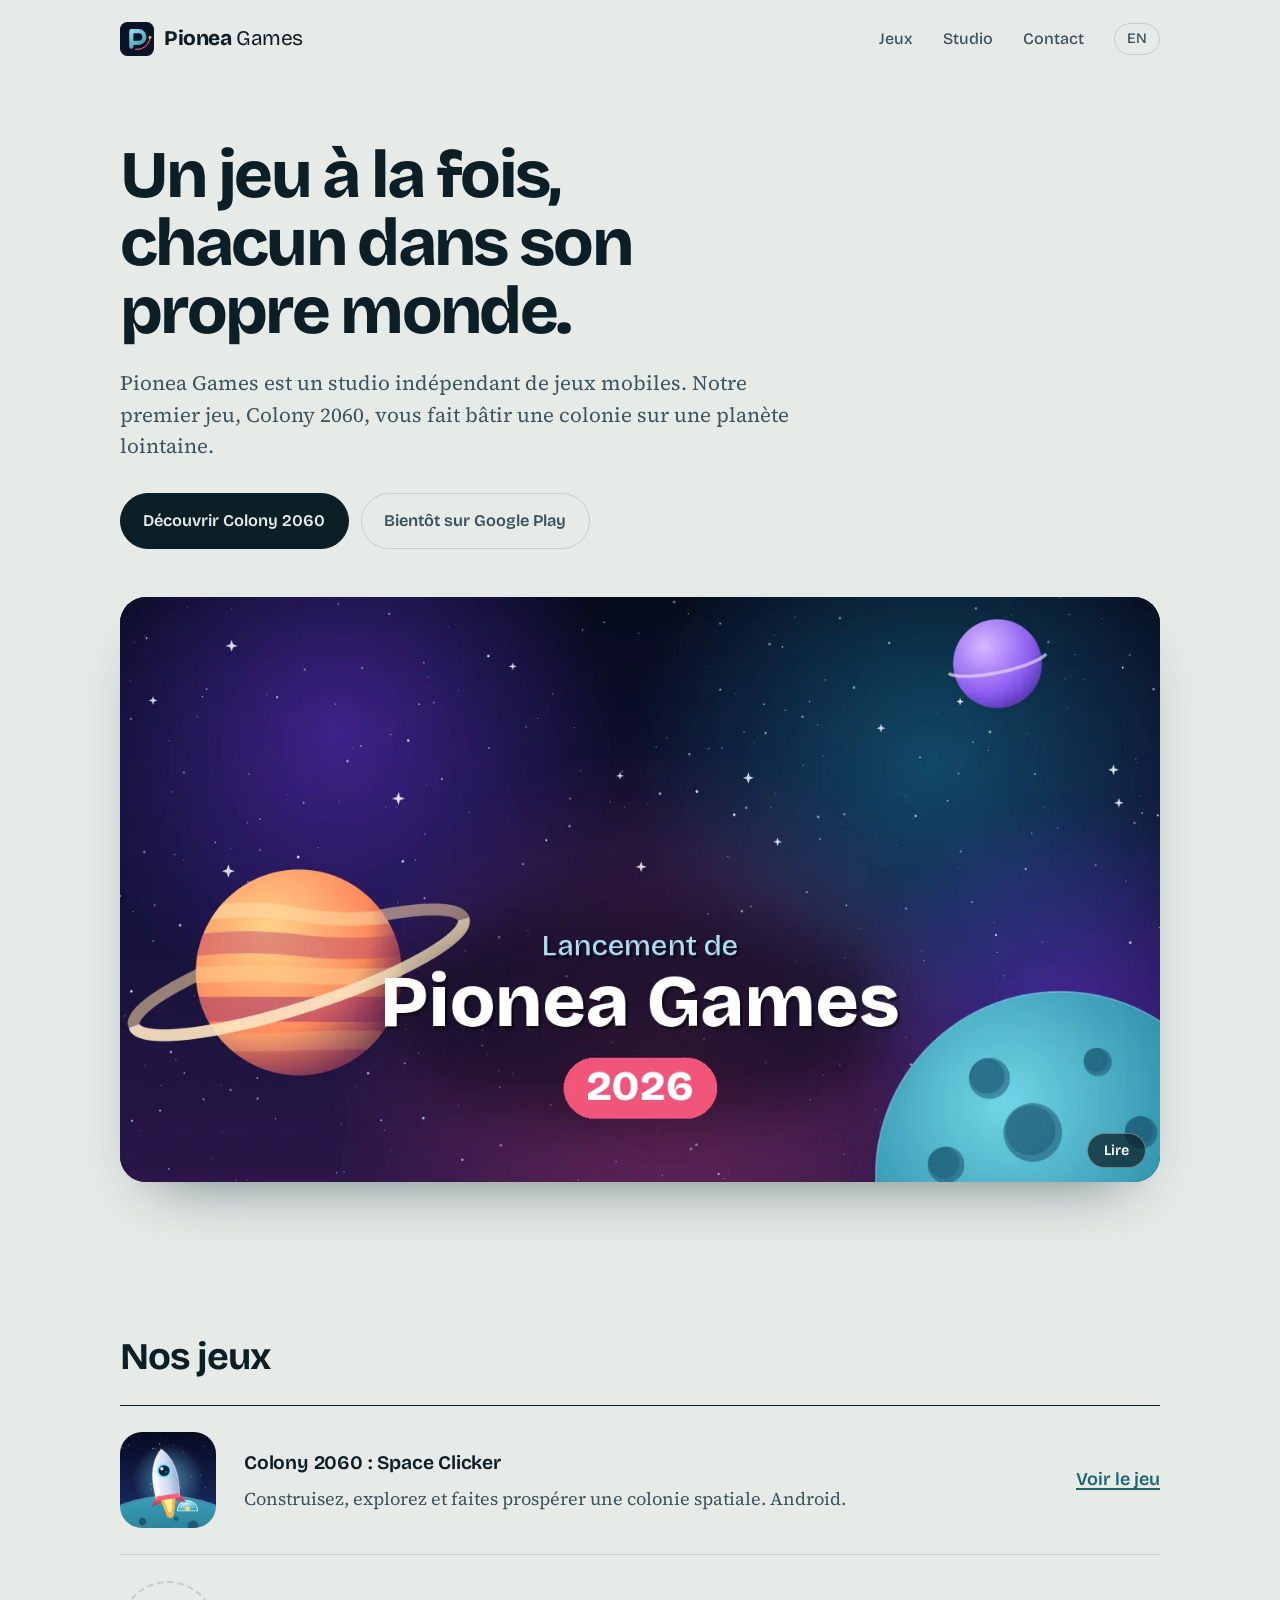
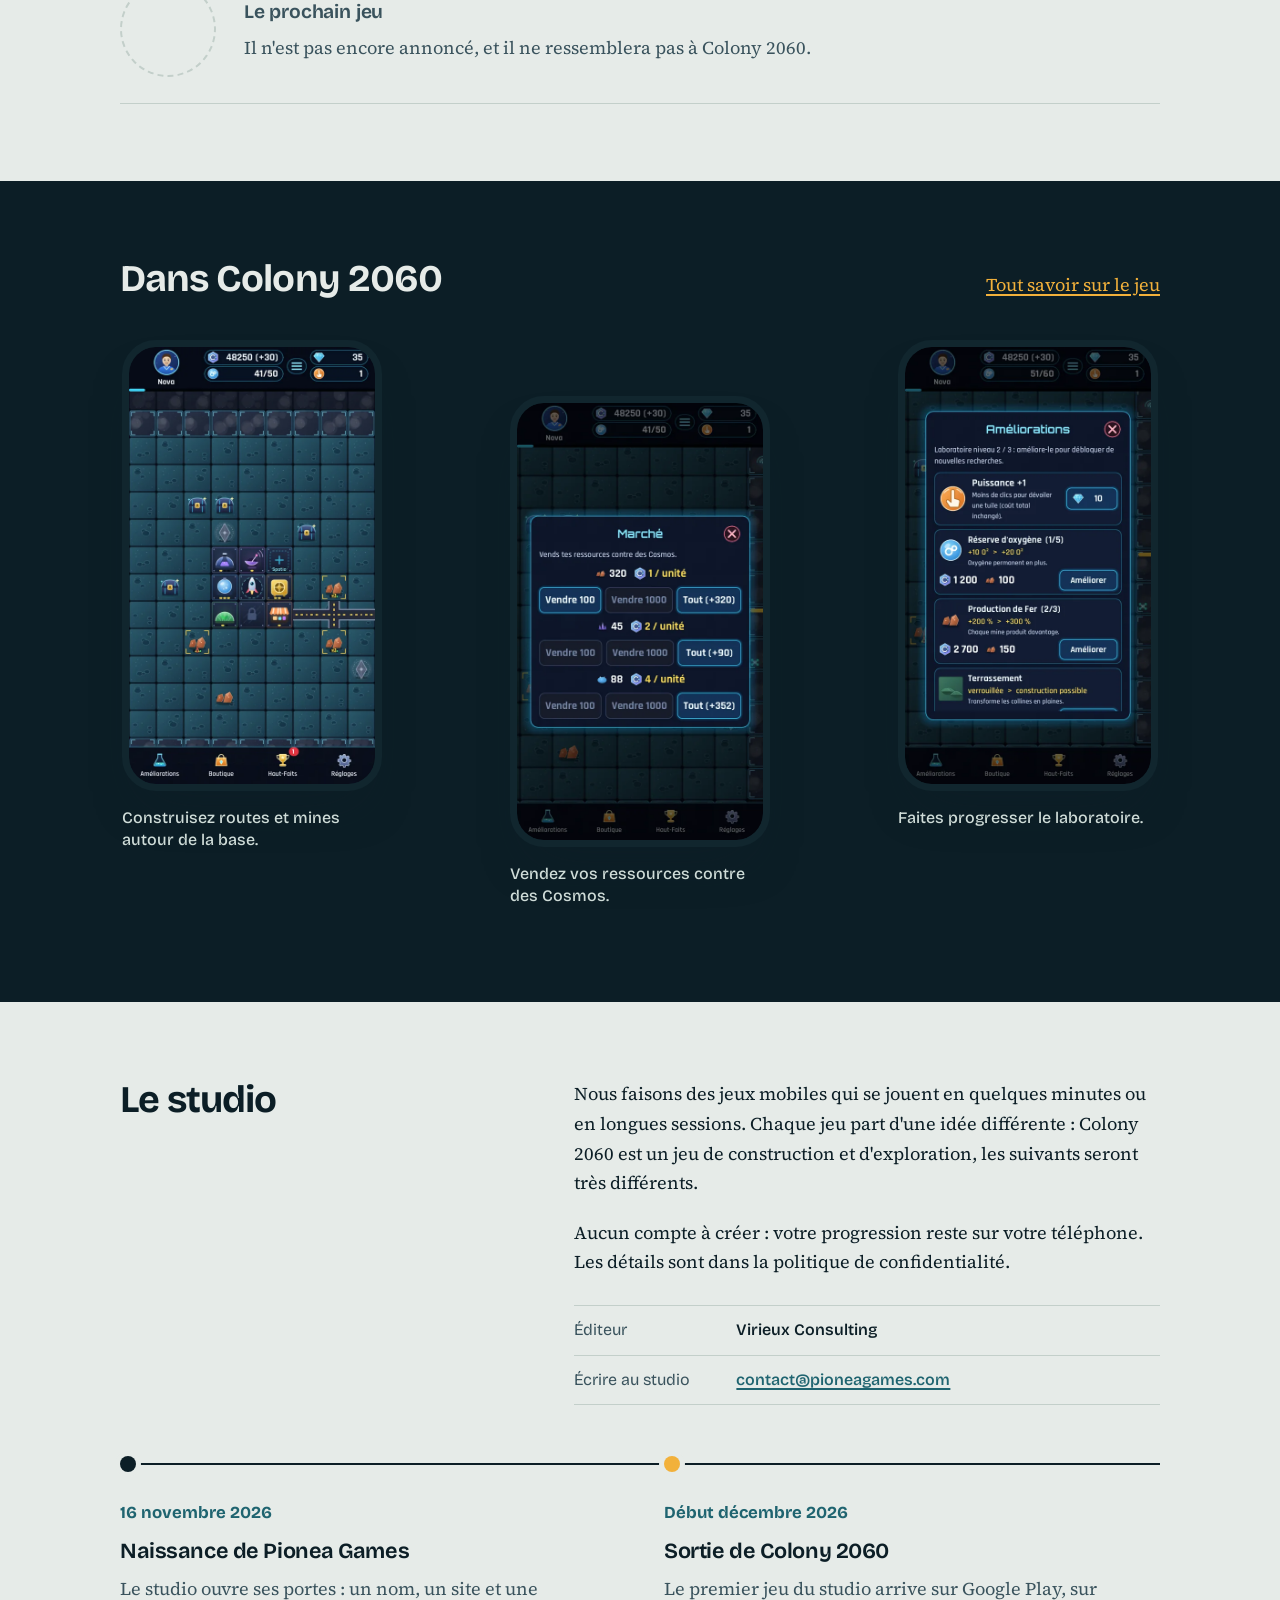
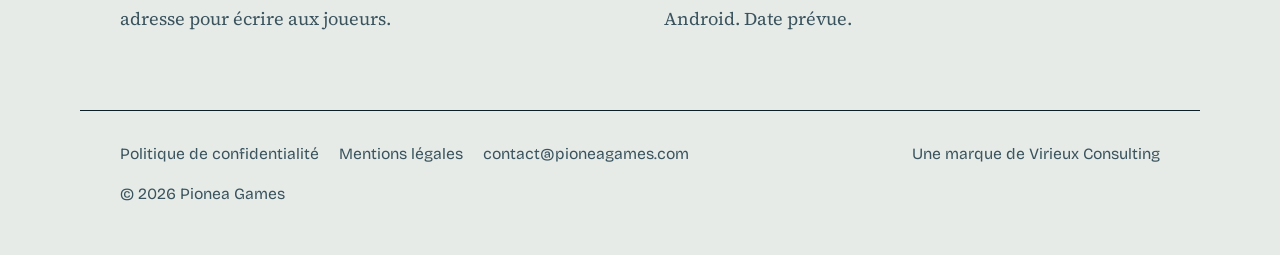
<file: index.html>
<!DOCTYPE html>
<html lang="fr">
<head>
<meta charset="utf-8">
<meta name="viewport" content="width=device-width,initial-scale=1">
<title>Pionea Games – Jeux mobiles indépendants</title>
<meta name="description" content="Pionea Games, studio indépendant de jeux mobiles édité par Virieux Consulting.">
<meta name="theme-color" content="#E6EBE8">
<link rel="canonical" href="https://pioneagames.com/">
<link rel="alternate" hreflang="fr" href="https://pioneagames.com/">
<link rel="alternate" hreflang="en" href="https://pioneagames.com/en/">
<meta property="og:title" content="Pionea Games – Jeux mobiles indépendants">
<meta property="og:description" content="Pionea Games, studio indépendant de jeux mobiles édité par Virieux Consulting.">
<meta property="og:type" content="website">
<meta property="og:url" content="https://pioneagames.com/">
<link rel="preload" href="/assets/fonts/bricolage.woff2" as="font" type="font/woff2" crossorigin>
<link rel="stylesheet" href="/style.css">
<link rel="icon" href="/favicon.svg" type="image/svg+xml">
</head>
<body>
<a class="skip" href="#main">Aller au contenu</a>
<header class="wrap top">
<a class="brand" href="/" aria-label="Pionea Games"><svg class="mark" viewBox="0 0 512 512" aria-hidden="true"><defs><linearGradient id="pg" gradientUnits="userSpaceOnUse" x1="140" y1="100" x2="400" y2="420"><stop offset="0" stop-color="#9ae7f9"/><stop offset="1" stop-color="#2a86a3"/></linearGradient></defs><rect width="512" height="512" rx="112" fill="#0b1226"/><path d="M171 372V138H280a88 88 0 0 1 0 176H171" fill="none" stroke="url(#pg)" stroke-width="62" stroke-linecap="round" stroke-linejoin="round"/><path d="M232 410C330 424 430 360 452 240" fill="none" stroke="#f2557b" stroke-width="16" stroke-linecap="round"/><circle cx="452" cy="232" r="22" fill="#ffb547"/></svg><span><b>Pionea</b> Games</span></a>
<nav aria-label="Navigation">
<a href="/#jeux">Jeux</a>
<a href="/#studio">Studio</a>
<a href="/contact.html">Contact</a>
<a class="lang" href="/en/" hreflang="en" lang="en">EN</a>
</nav>
</header>
<main id="main">

<div class="wrap">
<div class="hero1">
<h1 class="big">Un jeu à la fois, chacun dans son propre monde.</h1>
<p class="lead">Pionea Games est un studio indépendant de jeux mobiles. Notre premier jeu, Colony 2060, vous fait bâtir une colonie sur une planète lointaine.</p>
<div class="btns"><a class="btn" href="/colony-2060.html">Découvrir Colony 2060</a><span class="btn soon">Bientôt sur Google Play</span></div>
</div>
<figure class="film">
<video id="film" autoplay muted loop playsinline preload="metadata" poster="/assets/video/pionea-lancement-poster.webp" width="1280" height="720" aria-label="Film de lancement de Pionea Games">
<source src="/assets/video/pionea-lancement.mp4" type="video/mp4">
</video>
<button class="film-btn" id="film-btn" type="button" aria-pressed="false">Mettre en pause</button>
</figure>
<script>
(function(){var v=document.getElementById("film"),b=document.getElementById("film-btn");if(!v||!b)return;
var P="Mettre en pause",L="Lire";
function sync(){b.textContent=v.paused?L:P;b.setAttribute("aria-pressed",v.paused?"true":"false")}
if(window.matchMedia&&matchMedia("(prefers-reduced-motion: reduce)").matches){v.removeAttribute("autoplay");v.pause()}
b.addEventListener("click",function(){v.paused?v.play():v.pause()});
v.addEventListener("play",sync);v.addEventListener("pause",sync);sync()})();
</script>
</div>

<div class="wrap">
<section id="jeux">
<div class="head"><h2>Nos jeux</h2></div>
<div class="rows">
<div class="row">
<img class="ico" src="/assets/img/colony2060-icon.png" width="96" height="96" alt="" loading="lazy">
<div><h3>Colony 2060 : Space Clicker</h3><p>Construisez, explorez et faites prospérer une colonie spatiale. Android.</p></div>
<a class="go" href="/colony-2060.html">Voir le jeu</a>
</div>
<div class="row next">
<span class="disc" aria-hidden="true"></span>
<div><h3>Le prochain jeu</h3><p>Il n'est pas encore annoncé, et il ne ressemblera pas à Colony 2060.</p></div>
</div>
</div>
</section>
</div>

<div class="band">
<section class="wrap" style="padding-block:clamp(44px,6vw,84px)">
<div class="head"><h2>Dans Colony 2060</h2><a href="/colony-2060.html">Tout savoir sur le jeu</a></div>
<div class="shots">
<figure class="item"><figure class="phone "><img src="/assets/img/map.webp" width="540" height="960" alt="Colony 2060 : la base, les routes et les gisements vus d'en haut" loading=lazy decoding="async"></figure><figcaption>Construisez routes et mines autour de la base.</figcaption></figure><figure class="item"><figure class="phone "><img src="/assets/img/market.webp" width="540" height="960" alt="Colony 2060 : le marché où vendre ses ressources" loading=lazy decoding="async"></figure><figcaption>Vendez vos ressources contre des Cosmos.</figcaption></figure><figure class="item"><figure class="phone "><img src="/assets/img/upg.webp" width="540" height="960" alt="Colony 2060 : le laboratoire d'améliorations" loading=lazy decoding="async"></figure><figcaption>Faites progresser le laboratoire.</figcaption></figure>
</div>
</section>
</div>

<div class="wrap">
<section id="studio" class="studio">
<h2>Le studio</h2>
<div>
<p>Nous faisons des jeux mobiles qui se jouent en quelques minutes ou en longues sessions. Chaque jeu part d'une idée différente : Colony 2060 est un jeu de construction et d'exploration, les suivants seront très différents.</p>
<p>Aucun compte à créer : votre progression reste sur votre téléphone. Les détails sont dans la politique de confidentialité.</p>
<dl class="facts">
<div><dt>Éditeur</dt><dd>Virieux Consulting</dd></div>
<div><dt>Écrire au studio</dt><dd><a href="mailto:contact@pioneagames.com">contact@pioneagames.com</a></dd></div>
</dl>
</div>
<ol class="timeline" aria-label="Chronologie du studio">
<li><time datetime="2026-11-16">16 novembre 2026</time>
<h3>Naissance de Pionea Games</h3>
<p>Le studio ouvre ses portes : un nom, un site et une adresse pour écrire aux joueurs.</p></li>
<li class="soon"><time datetime="2026-12">Début décembre 2026</time>
<h3>Sortie de Colony 2060</h3>
<p>Le premier jeu du studio arrive sur Google Play, sur Android. Date prévue.</p></li>
</ol>
</section>
</div>
</main>
<footer class="wrap">
<div class="cols">
<div><a href="/confidentialite.html">Politique de confidentialité</a><a href="/mentions-legales.html">Mentions légales</a><a href="mailto:contact@pioneagames.com">contact@pioneagames.com</a></div>
<div>Une marque de Virieux Consulting</div>
</div>
<p>© 2026 Pionea Games</p>
</footer>
</body>
</html>
</file>
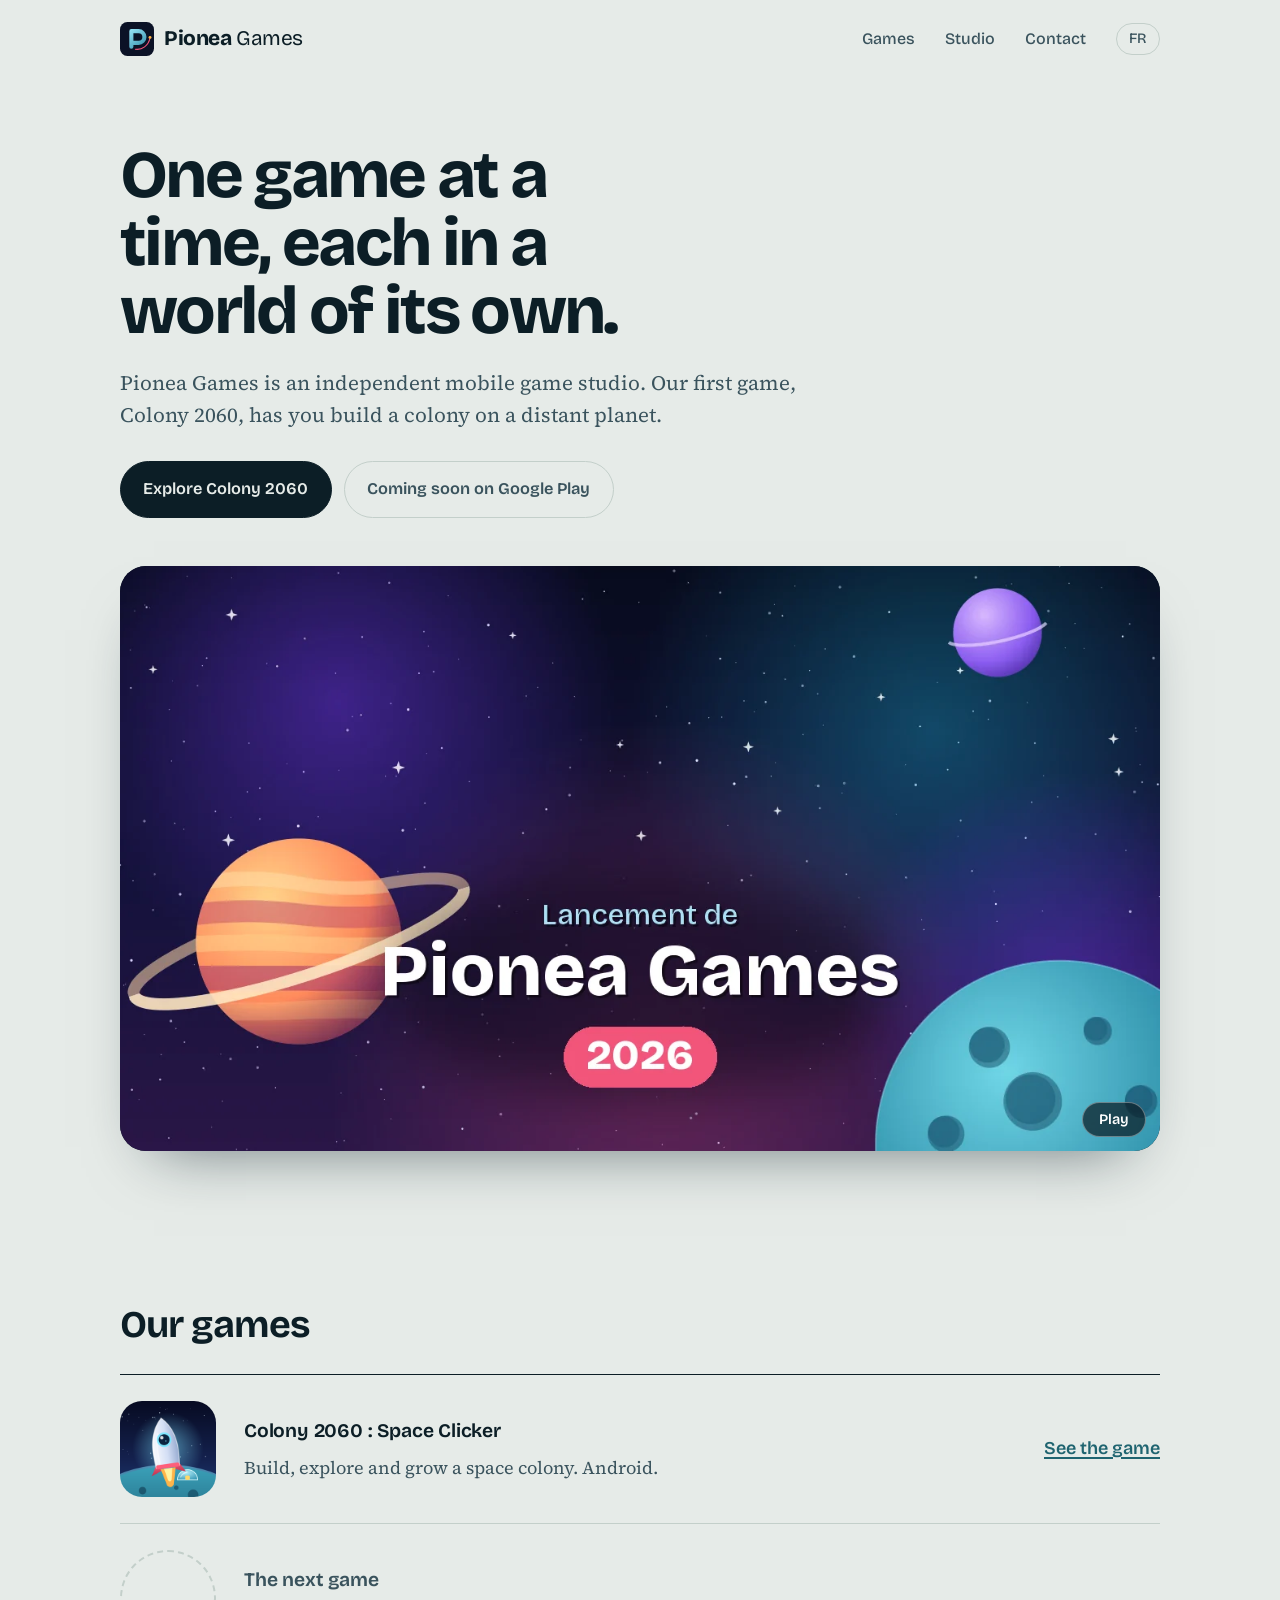
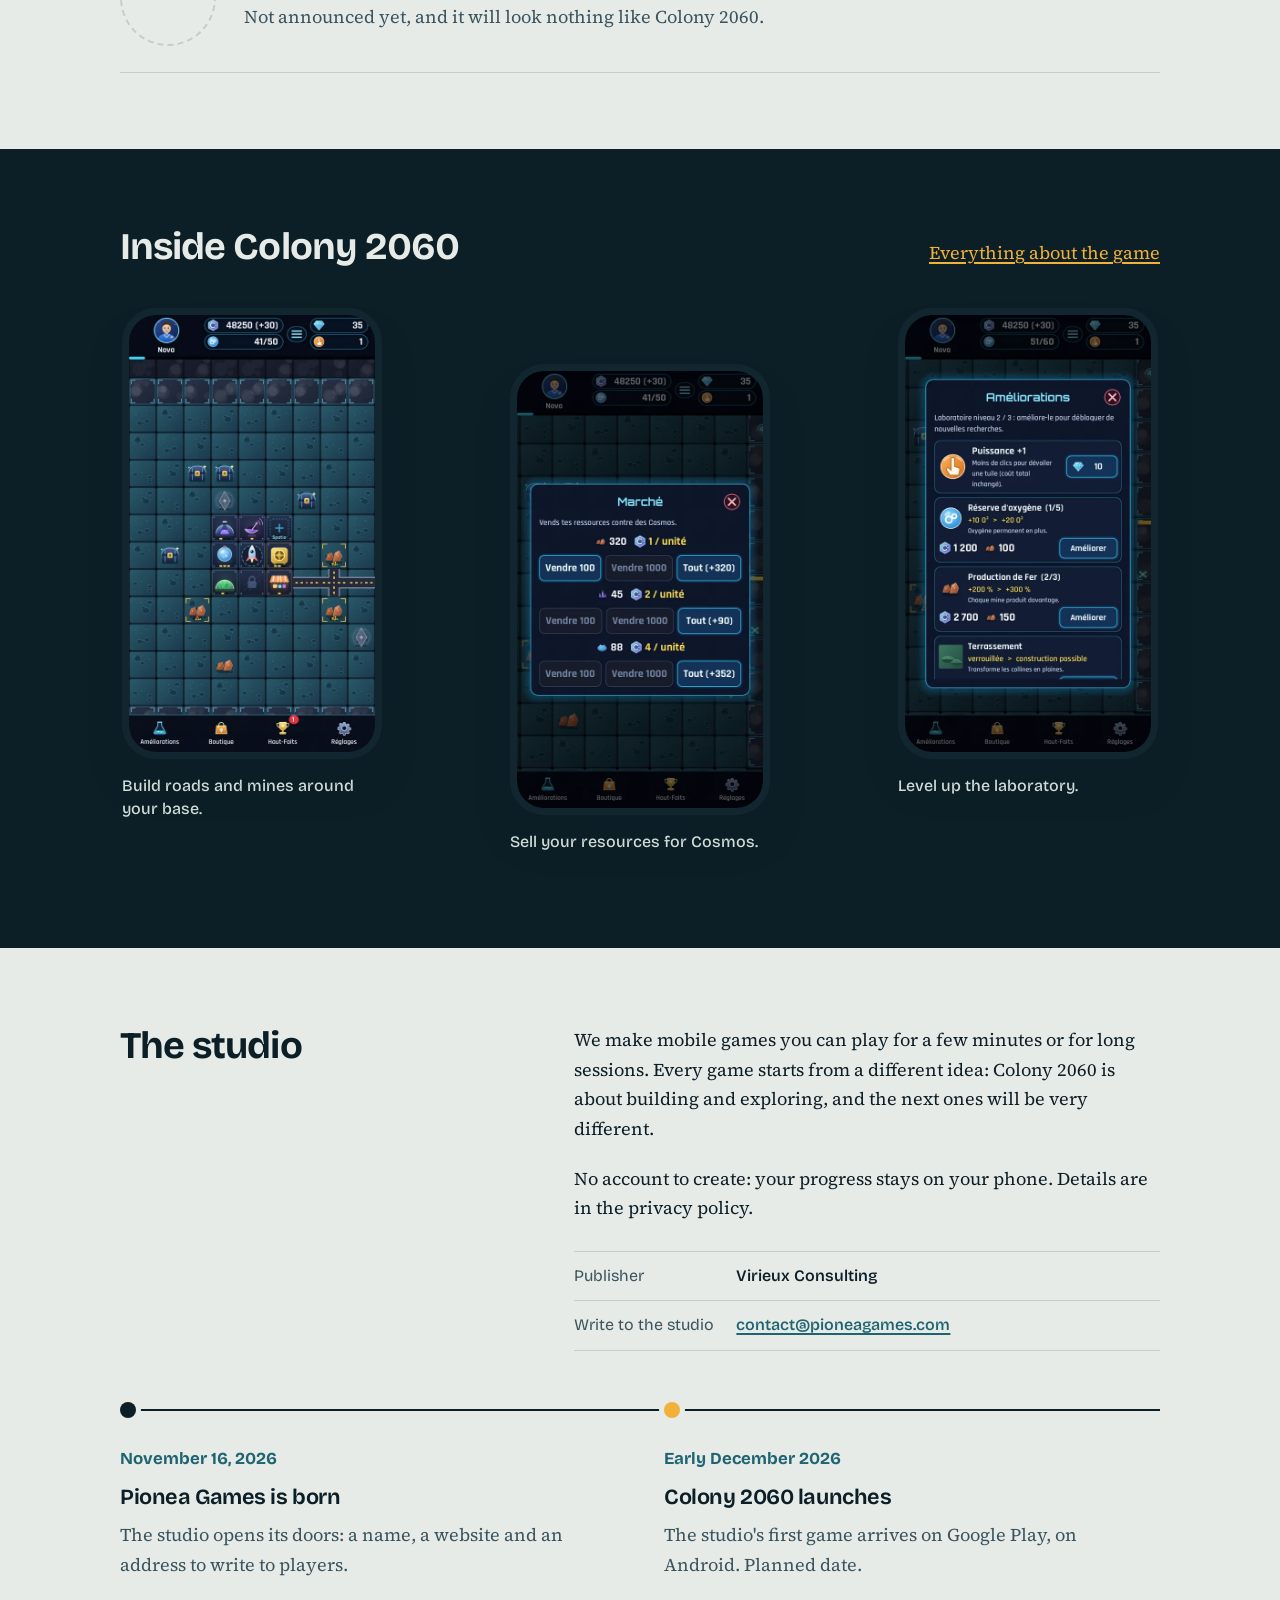
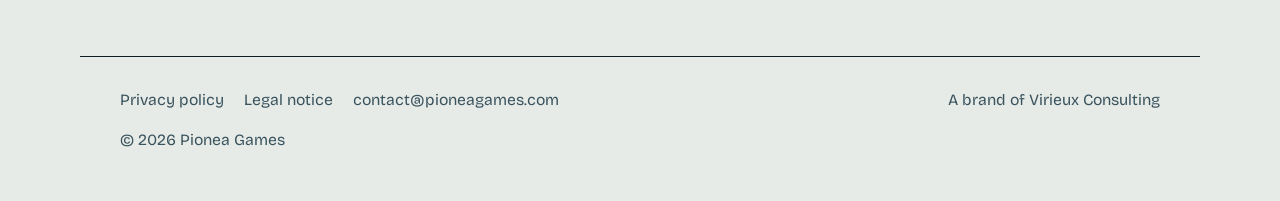
<file: en/index.html>
<!DOCTYPE html>
<html lang="en">
<head>
<meta charset="utf-8">
<meta name="viewport" content="width=device-width,initial-scale=1">
<title>Pionea Games – Independent mobile games</title>
<meta name="description" content="Pionea Games, an independent mobile game studio published by Virieux Consulting.">
<meta name="theme-color" content="#E6EBE8">
<link rel="canonical" href="https://pioneagames.com/en/">
<link rel="alternate" hreflang="en" href="https://pioneagames.com/en/">
<link rel="alternate" hreflang="fr" href="https://pioneagames.com/">
<meta property="og:title" content="Pionea Games – Independent mobile games">
<meta property="og:description" content="Pionea Games, an independent mobile game studio published by Virieux Consulting.">
<meta property="og:type" content="website">
<meta property="og:url" content="https://pioneagames.com/en/">
<link rel="preload" href="/assets/fonts/bricolage.woff2" as="font" type="font/woff2" crossorigin>
<link rel="stylesheet" href="/style.css">
<link rel="icon" href="/favicon.svg" type="image/svg+xml">
</head>
<body>
<a class="skip" href="#main">Skip to content</a>
<header class="wrap top">
<a class="brand" href="/en/" aria-label="Pionea Games"><svg class="mark" viewBox="0 0 512 512" aria-hidden="true"><defs><linearGradient id="pg" gradientUnits="userSpaceOnUse" x1="140" y1="100" x2="400" y2="420"><stop offset="0" stop-color="#9ae7f9"/><stop offset="1" stop-color="#2a86a3"/></linearGradient></defs><rect width="512" height="512" rx="112" fill="#0b1226"/><path d="M171 372V138H280a88 88 0 0 1 0 176H171" fill="none" stroke="url(#pg)" stroke-width="62" stroke-linecap="round" stroke-linejoin="round"/><path d="M232 410C330 424 430 360 452 240" fill="none" stroke="#f2557b" stroke-width="16" stroke-linecap="round"/><circle cx="452" cy="232" r="22" fill="#ffb547"/></svg><span><b>Pionea</b> Games</span></a>
<nav aria-label="Navigation">
<a href="/en/#jeux">Games</a>
<a href="/en/#studio">Studio</a>
<a href="/en/contact.html">Contact</a>
<a class="lang" href="/" hreflang="fr" lang="fr">FR</a>
</nav>
</header>
<main id="main">

<div class="wrap">
<div class="hero1">
<h1 class="big">One game at a time, each in a world of its own.</h1>
<p class="lead">Pionea Games is an independent mobile game studio. Our first game, Colony 2060, has you build a colony on a distant planet.</p>
<div class="btns"><a class="btn" href="/en/colony-2060.html">Explore Colony 2060</a><span class="btn soon">Coming soon on Google Play</span></div>
</div>
<figure class="film">
<video id="film" autoplay muted loop playsinline preload="metadata" poster="/assets/video/pionea-lancement-poster.webp" width="1280" height="720" aria-label="Pionea Games launch film">
<source src="/assets/video/pionea-lancement.mp4" type="video/mp4">
</video>
<button class="film-btn" id="film-btn" type="button" aria-pressed="false">Pause</button>
</figure>
<script>
(function(){var v=document.getElementById("film"),b=document.getElementById("film-btn");if(!v||!b)return;
var P="Pause",L="Play";
function sync(){b.textContent=v.paused?L:P;b.setAttribute("aria-pressed",v.paused?"true":"false")}
if(window.matchMedia&&matchMedia("(prefers-reduced-motion: reduce)").matches){v.removeAttribute("autoplay");v.pause()}
b.addEventListener("click",function(){v.paused?v.play():v.pause()});
v.addEventListener("play",sync);v.addEventListener("pause",sync);sync()})();
</script>
</div>

<div class="wrap">
<section id="jeux">
<div class="head"><h2>Our games</h2></div>
<div class="rows">
<div class="row">
<img class="ico" src="/assets/img/colony2060-icon.png" width="96" height="96" alt="" loading="lazy">
<div><h3>Colony 2060 : Space Clicker</h3><p>Build, explore and grow a space colony. Android.</p></div>
<a class="go" href="/en/colony-2060.html">See the game</a>
</div>
<div class="row next">
<span class="disc" aria-hidden="true"></span>
<div><h3>The next game</h3><p>Not announced yet, and it will look nothing like Colony 2060.</p></div>
</div>
</div>
</section>
</div>

<div class="band">
<section class="wrap" style="padding-block:clamp(44px,6vw,84px)">
<div class="head"><h2>Inside Colony 2060</h2><a href="/en/colony-2060.html">Everything about the game</a></div>
<div class="shots">
<figure class="item"><figure class="phone "><img src="/assets/img/map.webp" width="540" height="960" alt="Colony 2060: the base, roads and deposits seen from above" loading=lazy decoding="async"></figure><figcaption>Build roads and mines around your base.</figcaption></figure><figure class="item"><figure class="phone "><img src="/assets/img/market.webp" width="540" height="960" alt="Colony 2060: the market where you sell resources" loading=lazy decoding="async"></figure><figcaption>Sell your resources for Cosmos.</figcaption></figure><figure class="item"><figure class="phone "><img src="/assets/img/upg.webp" width="540" height="960" alt="Colony 2060: the upgrades laboratory" loading=lazy decoding="async"></figure><figcaption>Level up the laboratory.</figcaption></figure>
</div>
</section>
</div>

<div class="wrap">
<section id="studio" class="studio">
<h2>The studio</h2>
<div>
<p>We make mobile games you can play for a few minutes or for long sessions. Every game starts from a different idea: Colony 2060 is about building and exploring, and the next ones will be very different.</p>
<p>No account to create: your progress stays on your phone. Details are in the privacy policy.</p>
<dl class="facts">
<div><dt>Publisher</dt><dd>Virieux Consulting</dd></div>
<div><dt>Write to the studio</dt><dd><a href="mailto:contact@pioneagames.com">contact@pioneagames.com</a></dd></div>
</dl>
</div>
<ol class="timeline" aria-label="Studio timeline">
<li><time datetime="2026-11-16">November 16, 2026</time>
<h3>Pionea Games is born</h3>
<p>The studio opens its doors: a name, a website and an address to write to players.</p></li>
<li class="soon"><time datetime="2026-12">Early December 2026</time>
<h3>Colony 2060 launches</h3>
<p>The studio's first game arrives on Google Play, on Android. Planned date.</p></li>
</ol>
</section>
</div>
</main>
<footer class="wrap">
<div class="cols">
<div><a href="/en/privacy.html">Privacy policy</a><a href="/en/legal.html">Legal notice</a><a href="mailto:contact@pioneagames.com">contact@pioneagames.com</a></div>
<div>A brand of Virieux Consulting</div>
</div>
<p>© 2026 Pionea Games</p>
</footer>
</body>
</html>
</file>
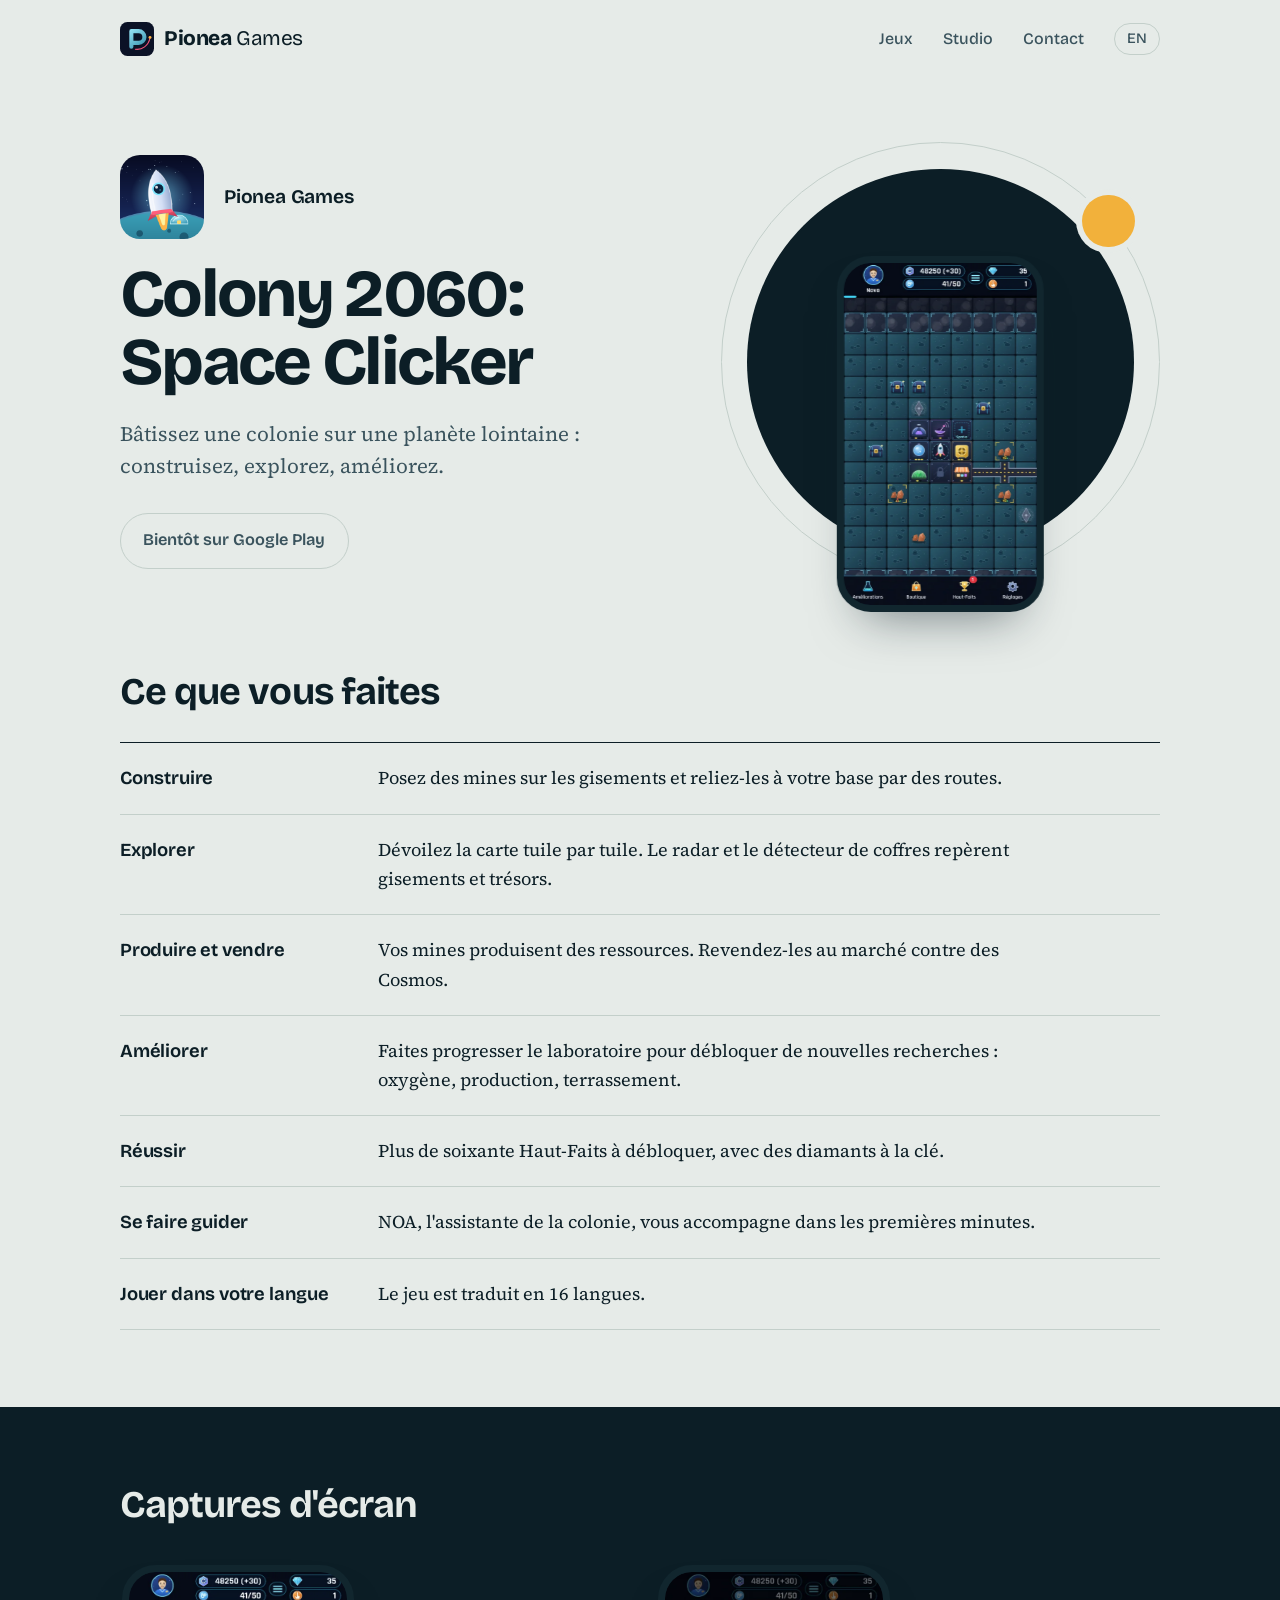
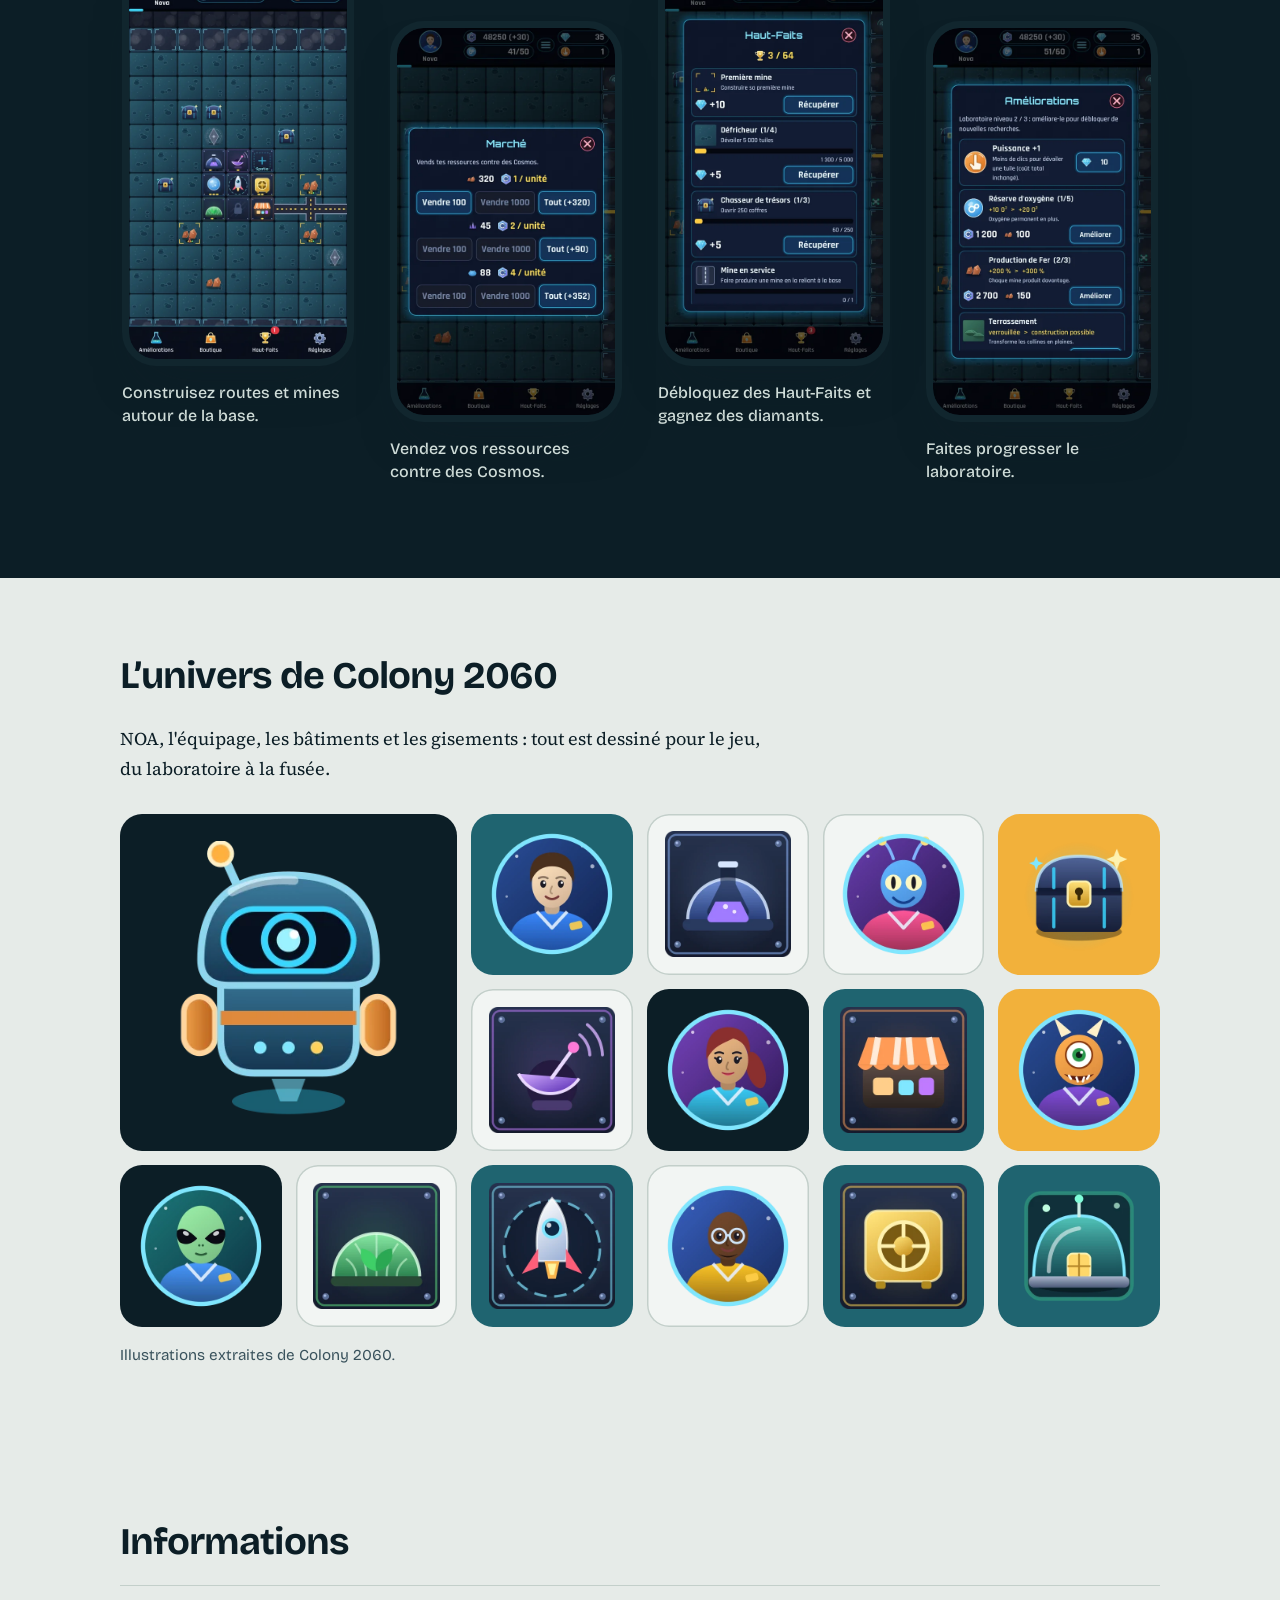
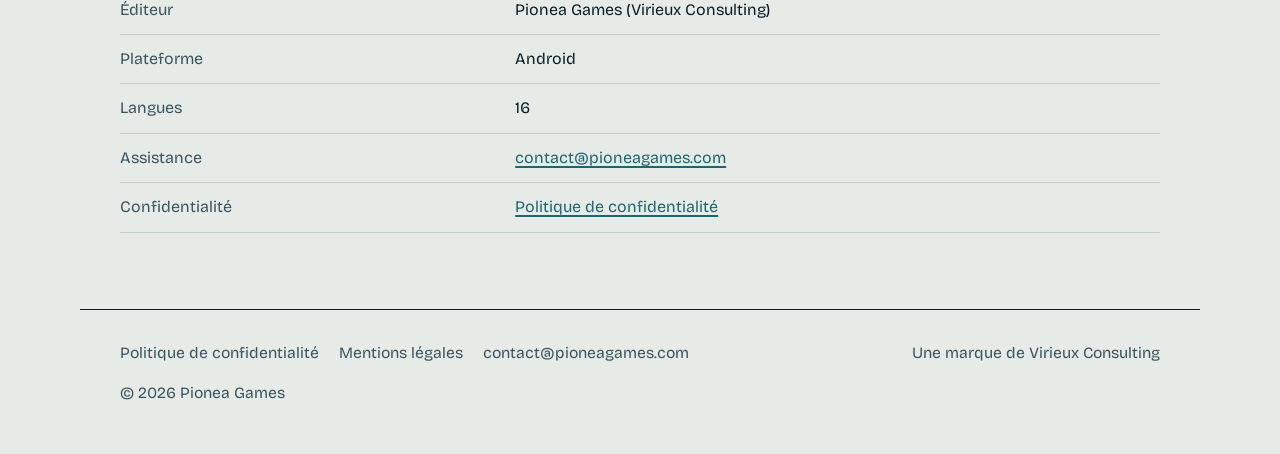
<file: colony-2060.html>
<!DOCTYPE html>
<html lang="fr">
<head>
<meta charset="utf-8">
<meta name="viewport" content="width=device-width,initial-scale=1">
<title>Colony 2060: Space Clicker – Pionea Games</title>
<meta name="description" content="Colony 2060 : Space Clicker, jeu mobile de colonisation spatiale par Pionea Games.">
<meta name="theme-color" content="#E6EBE8">
<link rel="canonical" href="https://pioneagames.com/colony-2060.html">
<link rel="alternate" hreflang="fr" href="https://pioneagames.com/colony-2060.html">
<link rel="alternate" hreflang="en" href="https://pioneagames.com/en/colony-2060.html">
<meta property="og:title" content="Colony 2060: Space Clicker – Pionea Games">
<meta property="og:description" content="Colony 2060 : Space Clicker, jeu mobile de colonisation spatiale par Pionea Games.">
<meta property="og:type" content="website">
<meta property="og:url" content="https://pioneagames.com/colony-2060.html">
<link rel="preload" href="/assets/fonts/bricolage.woff2" as="font" type="font/woff2" crossorigin>
<link rel="stylesheet" href="/style.css">
<link rel="icon" href="/favicon.svg" type="image/svg+xml">
</head>
<body>
<a class="skip" href="#main">Aller au contenu</a>
<header class="wrap top">
<a class="brand" href="/" aria-label="Pionea Games"><svg class="mark" viewBox="0 0 512 512" aria-hidden="true"><defs><linearGradient id="pg" gradientUnits="userSpaceOnUse" x1="140" y1="100" x2="400" y2="420"><stop offset="0" stop-color="#9ae7f9"/><stop offset="1" stop-color="#2a86a3"/></linearGradient></defs><rect width="512" height="512" rx="112" fill="#0b1226"/><path d="M171 372V138H280a88 88 0 0 1 0 176H171" fill="none" stroke="url(#pg)" stroke-width="62" stroke-linecap="round" stroke-linejoin="round"/><path d="M232 410C330 424 430 360 452 240" fill="none" stroke="#f2557b" stroke-width="16" stroke-linecap="round"/><circle cx="452" cy="232" r="22" fill="#ffb547"/></svg><span><b>Pionea</b> Games</span></a>
<nav aria-label="Navigation">
<a href="/#jeux">Jeux</a>
<a href="/#studio">Studio</a>
<a href="/contact.html">Contact</a>
<a class="lang" href="/en/colony-2060.html" hreflang="en" lang="en">EN</a>
</nav>
</header>
<main id="main">

<div class="wrap">
<div class="hero">
<div>
<div class="gamehead"><img src="/assets/img/colony2060-icon.png" width="84" height="84" alt=""><h3>Pionea Games</h3></div>
<h1 class="big" style="max-width:11ch">Colony 2060: Space Clicker</h1>
<p class="lead">Bâtissez une colonie sur une planète lointaine : construisez, explorez, améliorez.</p>
<div class="btns"><span class="btn soon">Bientôt sur Google Play</span></div>
</div>
<div class="world">
<span class="planet"></span><span class="orbit"></span><span class="moon"></span>
<figure class="phone "><img src="/assets/img/map.webp" width="540" height="960" alt="Colony 2060 : la base, les routes et les gisements vus d'en haut" decoding="async"></figure>
</div>
</div>

<section style="padding-top:0">
<h2>Ce que vous faites</h2>
<dl class="defs"><div><dt>Construire</dt><dd>Posez des mines sur les gisements et reliez-les à votre base par des routes.</dd></div><div><dt>Explorer</dt><dd>Dévoilez la carte tuile par tuile. Le radar et le détecteur de coffres repèrent gisements et trésors.</dd></div><div><dt>Produire et vendre</dt><dd>Vos mines produisent des ressources. Revendez-les au marché contre des Cosmos.</dd></div><div><dt>Améliorer</dt><dd>Faites progresser le laboratoire pour débloquer de nouvelles recherches : oxygène, production, terrassement.</dd></div><div><dt>Réussir</dt><dd>Plus de soixante Haut-Faits à débloquer, avec des diamants à la clé.</dd></div><div><dt>Se faire guider</dt><dd>NOA, l'assistante de la colonie, vous accompagne dans les premières minutes.</dd></div><div><dt>Jouer dans votre langue</dt><dd>Le jeu est traduit en 16 langues.</dd></div></dl>
</section>
</div>

<div class="band">
<section class="wrap" style="padding-block:clamp(44px,6vw,84px)">
<h2>Captures d'écran</h2>
<div class="shots">
<figure class="item"><figure class="phone "><img src="/assets/img/map.webp" width="540" height="960" alt="Colony 2060 : la base, les routes et les gisements vus d'en haut" loading=lazy decoding="async"></figure><figcaption>Construisez routes et mines autour de la base.</figcaption></figure><figure class="item"><figure class="phone "><img src="/assets/img/market.webp" width="540" height="960" alt="Colony 2060 : le marché où vendre ses ressources" loading=lazy decoding="async"></figure><figcaption>Vendez vos ressources contre des Cosmos.</figcaption></figure><figure class="item"><figure class="phone "><img src="/assets/img/ach.webp" width="540" height="960" alt="Colony 2060 : la liste des Haut-Faits" loading=lazy decoding="async"></figure><figcaption>Débloquez des Haut-Faits et gagnez des diamants.</figcaption></figure><figure class="item"><figure class="phone "><img src="/assets/img/upg.webp" width="540" height="960" alt="Colony 2060 : le laboratoire d'améliorations" loading=lazy decoding="async"></figure><figcaption>Faites progresser le laboratoire.</figcaption></figure>
</div>
</section>
</div>

<div class="wrap">
<section aria-labelledby="univers">
<div class="head"><h2 id="univers">L’univers de Colony 2060</h2></div>
<p style="max-width:36em;margin:0">NOA, l'équipage, les bâtiments et les gisements : tout est dessiné pour le jeu, du laboratoire à la fusée.</p>
<div class="mosaic">
<div class="tile big"><img src="/assets/art/noa.webp" width="320" height="320" alt="NOA, l’assistante de la colonie" loading="lazy" decoding="async"></div>
<div class="tile t2"><img src="/assets/art/avatar_0.webp" width="320" height="320" alt="" loading="lazy" decoding="async"></div><div class="tile t3"><img src="/assets/art/b_lab.webp" width="320" height="320" alt="" loading="lazy" decoding="async"></div><div class="tile t3"><img src="/assets/art/avatar_9.webp" width="320" height="320" alt="" loading="lazy" decoding="async"></div><div class="tile t4"><img src="/assets/art/chest.webp" width="320" height="320" alt="" loading="lazy" decoding="async"></div><div class="tile t3"><img src="/assets/art/b_radar.webp" width="320" height="320" alt="" loading="lazy" decoding="async"></div><div class="tile t1"><img src="/assets/art/avatar_5.webp" width="320" height="320" alt="" loading="lazy" decoding="async"></div><div class="tile t2"><img src="/assets/art/b_market.webp" width="320" height="320" alt="" loading="lazy" decoding="async"></div><div class="tile t4"><img src="/assets/art/avatar_11.webp" width="320" height="320" alt="" loading="lazy" decoding="async"></div><div class="tile t1"><img src="/assets/art/avatar_8.webp" width="320" height="320" alt="" loading="lazy" decoding="async"></div><div class="tile t3"><img src="/assets/art/b_greenhouse.webp" width="320" height="320" alt="" loading="lazy" decoding="async"></div><div class="tile t2"><img src="/assets/art/rocket.webp" width="320" height="320" alt="" loading="lazy" decoding="async"></div><div class="tile t3"><img src="/assets/art/avatar_3.webp" width="320" height="320" alt="" loading="lazy" decoding="async"></div><div class="tile t2"><img src="/assets/art/b_bank.webp" width="320" height="320" alt="" loading="lazy" decoding="async"></div><div class="tile t2"><img src="/assets/art/camp.webp" width="320" height="320" alt="" loading="lazy" decoding="async"></div>
</div>
<p class="credit">Illustrations extraites de Colony 2060.</p>
</section>
</div>

<div class="wrap">
<section>
<h2 style="margin-bottom:22px">Informations</h2>
<table class="info"><tr><td>Éditeur</td><td>Pionea Games (Virieux Consulting)</td></tr><tr><td>Plateforme</td><td>Android</td></tr><tr><td>Langues</td><td>16</td></tr><tr><td>Assistance</td><td><a href="mailto:contact@pioneagames.com">contact@pioneagames.com</a></td></tr><tr><td>Confidentialité</td><td><a href="/confidentialite.html">Politique de confidentialité</a></td></tr></table>
</section>
</div>
</main>
<footer class="wrap">
<div class="cols">
<div><a href="/confidentialite.html">Politique de confidentialité</a><a href="/mentions-legales.html">Mentions légales</a><a href="mailto:contact@pioneagames.com">contact@pioneagames.com</a></div>
<div>Une marque de Virieux Consulting</div>
</div>
<p>© 2026 Pionea Games</p>
</footer>
</body>
</html>
</file>
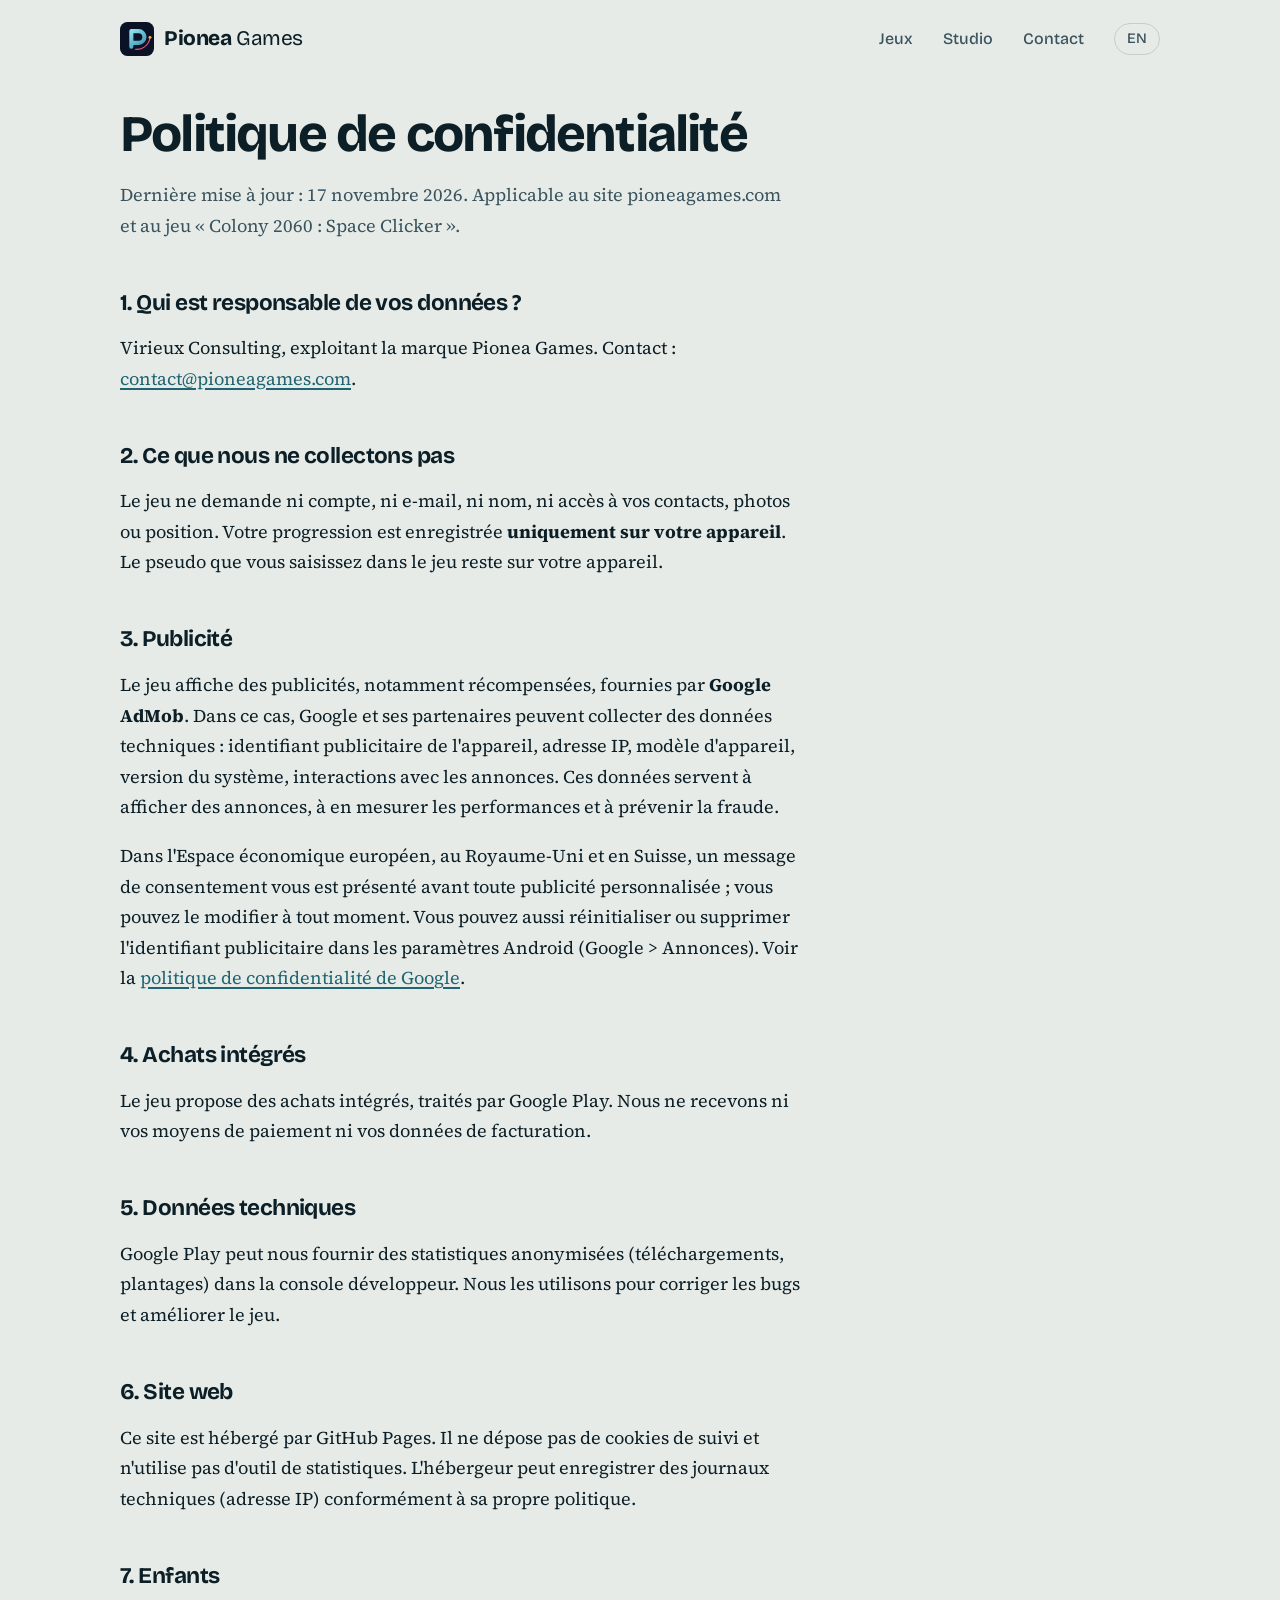
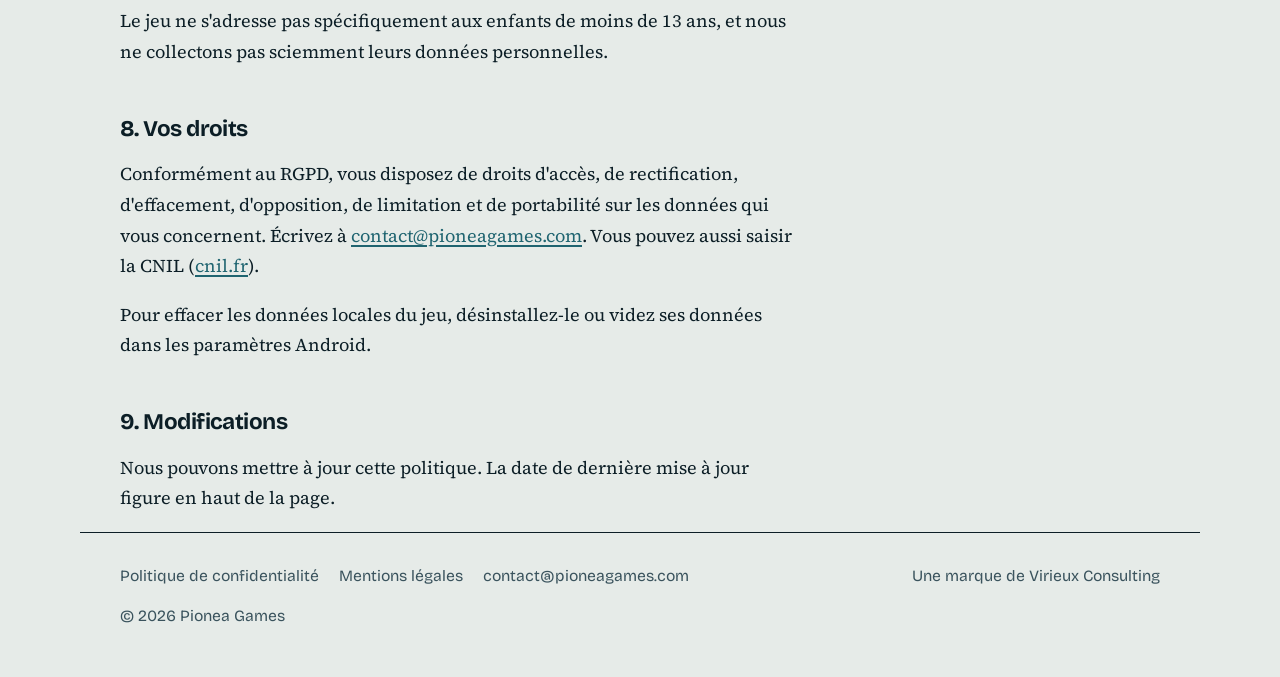
<file: confidentialite.html>
<!DOCTYPE html>
<html lang="fr">
<head>
<meta charset="utf-8">
<meta name="viewport" content="width=device-width,initial-scale=1">
<title>Politique de confidentialité – Pionea Games</title>
<meta name="description" content="Politique de confidentialité de Pionea Games et de Colony 2060.">
<meta name="theme-color" content="#E6EBE8">
<link rel="canonical" href="https://pioneagames.com/confidentialite.html">
<link rel="alternate" hreflang="fr" href="https://pioneagames.com/confidentialite.html">
<link rel="alternate" hreflang="en" href="https://pioneagames.com/en/privacy.html">
<meta property="og:title" content="Politique de confidentialité – Pionea Games">
<meta property="og:description" content="Politique de confidentialité de Pionea Games et de Colony 2060.">
<meta property="og:type" content="website">
<meta property="og:url" content="https://pioneagames.com/confidentialite.html">
<link rel="preload" href="/assets/fonts/bricolage.woff2" as="font" type="font/woff2" crossorigin>
<link rel="stylesheet" href="/style.css">
<link rel="icon" href="/favicon.svg" type="image/svg+xml">
</head>
<body>
<a class="skip" href="#main">Aller au contenu</a>
<header class="wrap top">
<a class="brand" href="/" aria-label="Pionea Games"><svg class="mark" viewBox="0 0 512 512" aria-hidden="true"><defs><linearGradient id="pg" gradientUnits="userSpaceOnUse" x1="140" y1="100" x2="400" y2="420"><stop offset="0" stop-color="#9ae7f9"/><stop offset="1" stop-color="#2a86a3"/></linearGradient></defs><rect width="512" height="512" rx="112" fill="#0b1226"/><path d="M171 372V138H280a88 88 0 0 1 0 176H171" fill="none" stroke="url(#pg)" stroke-width="62" stroke-linecap="round" stroke-linejoin="round"/><path d="M232 410C330 424 430 360 452 240" fill="none" stroke="#f2557b" stroke-width="16" stroke-linecap="round"/><circle cx="452" cy="232" r="22" fill="#ffb547"/></svg><span><b>Pionea</b> Games</span></a>
<nav aria-label="Navigation">
<a href="/#jeux">Jeux</a>
<a href="/#studio">Studio</a>
<a href="/contact.html">Contact</a>
<a class="lang" href="/en/privacy.html" hreflang="en" lang="en">EN</a>
</nav>
</header>
<main id="main">
<div class="wrap"><div class="prose">
<h1 class="page">Politique de confidentialité</h1>
<p class="muted">Dernière mise à jour : 17 novembre 2026. Applicable au site pioneagames.com et au jeu « Colony 2060 : Space Clicker ».</p>

<h2>1. Qui est responsable de vos données ?</h2>
<p>Virieux Consulting, exploitant la marque Pionea Games. Contact : <a href="mailto:contact@pioneagames.com">contact@pioneagames.com</a>.</p>

<h2>2. Ce que nous ne collectons pas</h2>
<p>Le jeu ne demande ni compte, ni e-mail, ni nom, ni accès à vos contacts, photos ou position. Votre progression est enregistrée <strong>uniquement sur votre appareil</strong>. Le pseudo que vous saisissez dans le jeu reste sur votre appareil.</p>

<h2>3. Publicité</h2>
<p>Le jeu affiche des publicités, notamment récompensées, fournies par <strong>Google AdMob</strong>. Dans ce cas, Google et ses partenaires peuvent collecter des données techniques : identifiant publicitaire de l'appareil, adresse IP, modèle d'appareil, version du système, interactions avec les annonces. Ces données servent à afficher des annonces, à en mesurer les performances et à prévenir la fraude.</p>
<p>Dans l'Espace économique européen, au Royaume-Uni et en Suisse, un message de consentement vous est présenté avant toute publicité personnalisée ; vous pouvez le modifier à tout moment. Vous pouvez aussi réinitialiser ou supprimer l'identifiant publicitaire dans les paramètres Android (Google > Annonces). Voir la <a href="https://policies.google.com/privacy">politique de confidentialité de Google</a>.</p>

<h2>4. Achats intégrés</h2>
<p>Le jeu propose des achats intégrés, traités par Google Play. Nous ne recevons ni vos moyens de paiement ni vos données de facturation.</p>

<h2>5. Données techniques</h2>
<p>Google Play peut nous fournir des statistiques anonymisées (téléchargements, plantages) dans la console développeur. Nous les utilisons pour corriger les bugs et améliorer le jeu.</p>

<h2>6. Site web</h2>
<p>Ce site est hébergé par GitHub Pages. Il ne dépose pas de cookies de suivi et n'utilise pas d'outil de statistiques. L'hébergeur peut enregistrer des journaux techniques (adresse IP) conformément à sa propre politique.</p>

<h2>7. Enfants</h2>
<p>Le jeu ne s'adresse pas spécifiquement aux enfants de moins de 13 ans, et nous ne collectons pas sciemment leurs données personnelles.</p>

<h2>8. Vos droits</h2>
<p>Conformément au RGPD, vous disposez de droits d'accès, de rectification, d'effacement, d'opposition, de limitation et de portabilité sur les données qui vous concernent. Écrivez à <a href="mailto:contact@pioneagames.com">contact@pioneagames.com</a>. Vous pouvez aussi saisir la CNIL (<a href="https://www.cnil.fr">cnil.fr</a>).</p>
<p>Pour effacer les données locales du jeu, désinstallez-le ou videz ses données dans les paramètres Android.</p>

<h2>9. Modifications</h2>
<p>Nous pouvons mettre à jour cette politique. La date de dernière mise à jour figure en haut de la page.</p></div></div>
</main>
<footer class="wrap">
<div class="cols">
<div><a href="/confidentialite.html">Politique de confidentialité</a><a href="/mentions-legales.html">Mentions légales</a><a href="mailto:contact@pioneagames.com">contact@pioneagames.com</a></div>
<div>Une marque de Virieux Consulting</div>
</div>
<p>© 2026 Pionea Games</p>
</footer>
</body>
</html>
</file>
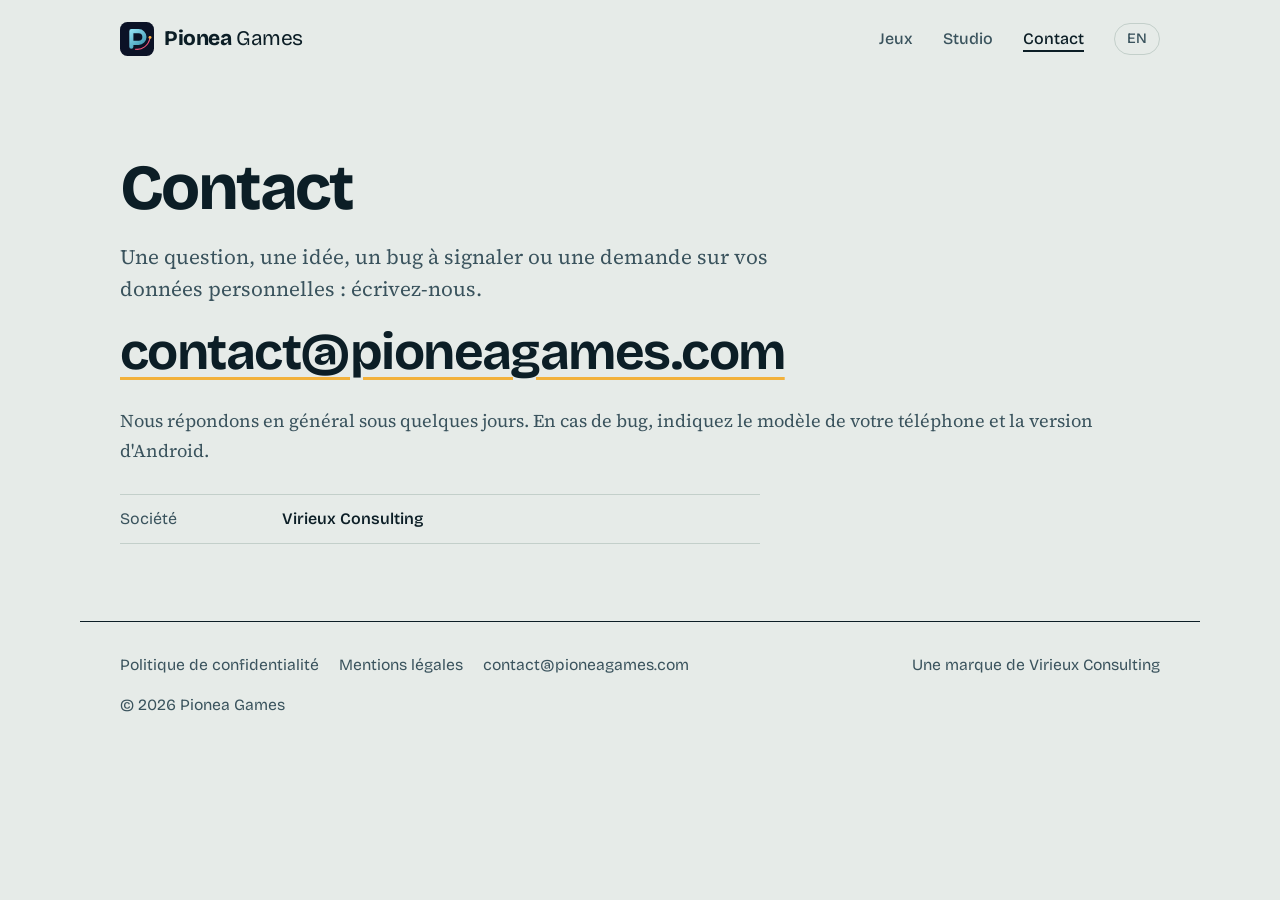
<file: contact.html>
<!DOCTYPE html>
<html lang="fr">
<head>
<meta charset="utf-8">
<meta name="viewport" content="width=device-width,initial-scale=1">
<title>Contact – Pionea Games</title>
<meta name="description" content="Contacter Pionea Games.">
<meta name="theme-color" content="#E6EBE8">
<link rel="canonical" href="https://pioneagames.com/contact.html">
<link rel="alternate" hreflang="fr" href="https://pioneagames.com/contact.html">
<link rel="alternate" hreflang="en" href="https://pioneagames.com/en/contact.html">
<meta property="og:title" content="Contact – Pionea Games">
<meta property="og:description" content="Contacter Pionea Games.">
<meta property="og:type" content="website">
<meta property="og:url" content="https://pioneagames.com/contact.html">
<link rel="preload" href="/assets/fonts/bricolage.woff2" as="font" type="font/woff2" crossorigin>
<link rel="stylesheet" href="/style.css">
<link rel="icon" href="/favicon.svg" type="image/svg+xml">
</head>
<body>
<a class="skip" href="#main">Aller au contenu</a>
<header class="wrap top">
<a class="brand" href="/" aria-label="Pionea Games"><svg class="mark" viewBox="0 0 512 512" aria-hidden="true"><defs><linearGradient id="pg" gradientUnits="userSpaceOnUse" x1="140" y1="100" x2="400" y2="420"><stop offset="0" stop-color="#9ae7f9"/><stop offset="1" stop-color="#2a86a3"/></linearGradient></defs><rect width="512" height="512" rx="112" fill="#0b1226"/><path d="M171 372V138H280a88 88 0 0 1 0 176H171" fill="none" stroke="url(#pg)" stroke-width="62" stroke-linecap="round" stroke-linejoin="round"/><path d="M232 410C330 424 430 360 452 240" fill="none" stroke="#f2557b" stroke-width="16" stroke-linecap="round"/><circle cx="452" cy="232" r="22" fill="#ffb547"/></svg><span><b>Pionea</b> Games</span></a>
<nav aria-label="Navigation">
<a href="/#jeux">Jeux</a>
<a href="/#studio">Studio</a>
<a href="/contact.html" aria-current=page>Contact</a>
<a class="lang" href="/en/contact.html" hreflang="en" lang="en">EN</a>
</nav>
</header>
<main id="main">

<div class="wrap"><section>
<h1 class="big" style="max-width:none;font-size:clamp(2.2rem,5vw,4rem)">Contact</h1>
<p class="lead">Une question, une idée, un bug à signaler ou une demande sur vos données personnelles : écrivez-nous.</p>
<a class="mail" href="mailto:contact@pioneagames.com">contact@pioneagames.com</a>
<p class="muted">Nous répondons en général sous quelques jours. En cas de bug, indiquez le modèle de votre téléphone et la version d'Android.</p>
<dl class="facts" style="max-width:640px">
<div><dt>Société</dt><dd>Virieux Consulting</dd></div>
</dl>
</section></div>
</main>
<footer class="wrap">
<div class="cols">
<div><a href="/confidentialite.html">Politique de confidentialité</a><a href="/mentions-legales.html">Mentions légales</a><a href="mailto:contact@pioneagames.com">contact@pioneagames.com</a></div>
<div>Une marque de Virieux Consulting</div>
</div>
<p>© 2026 Pionea Games</p>
</footer>
</body>
</html>
</file>
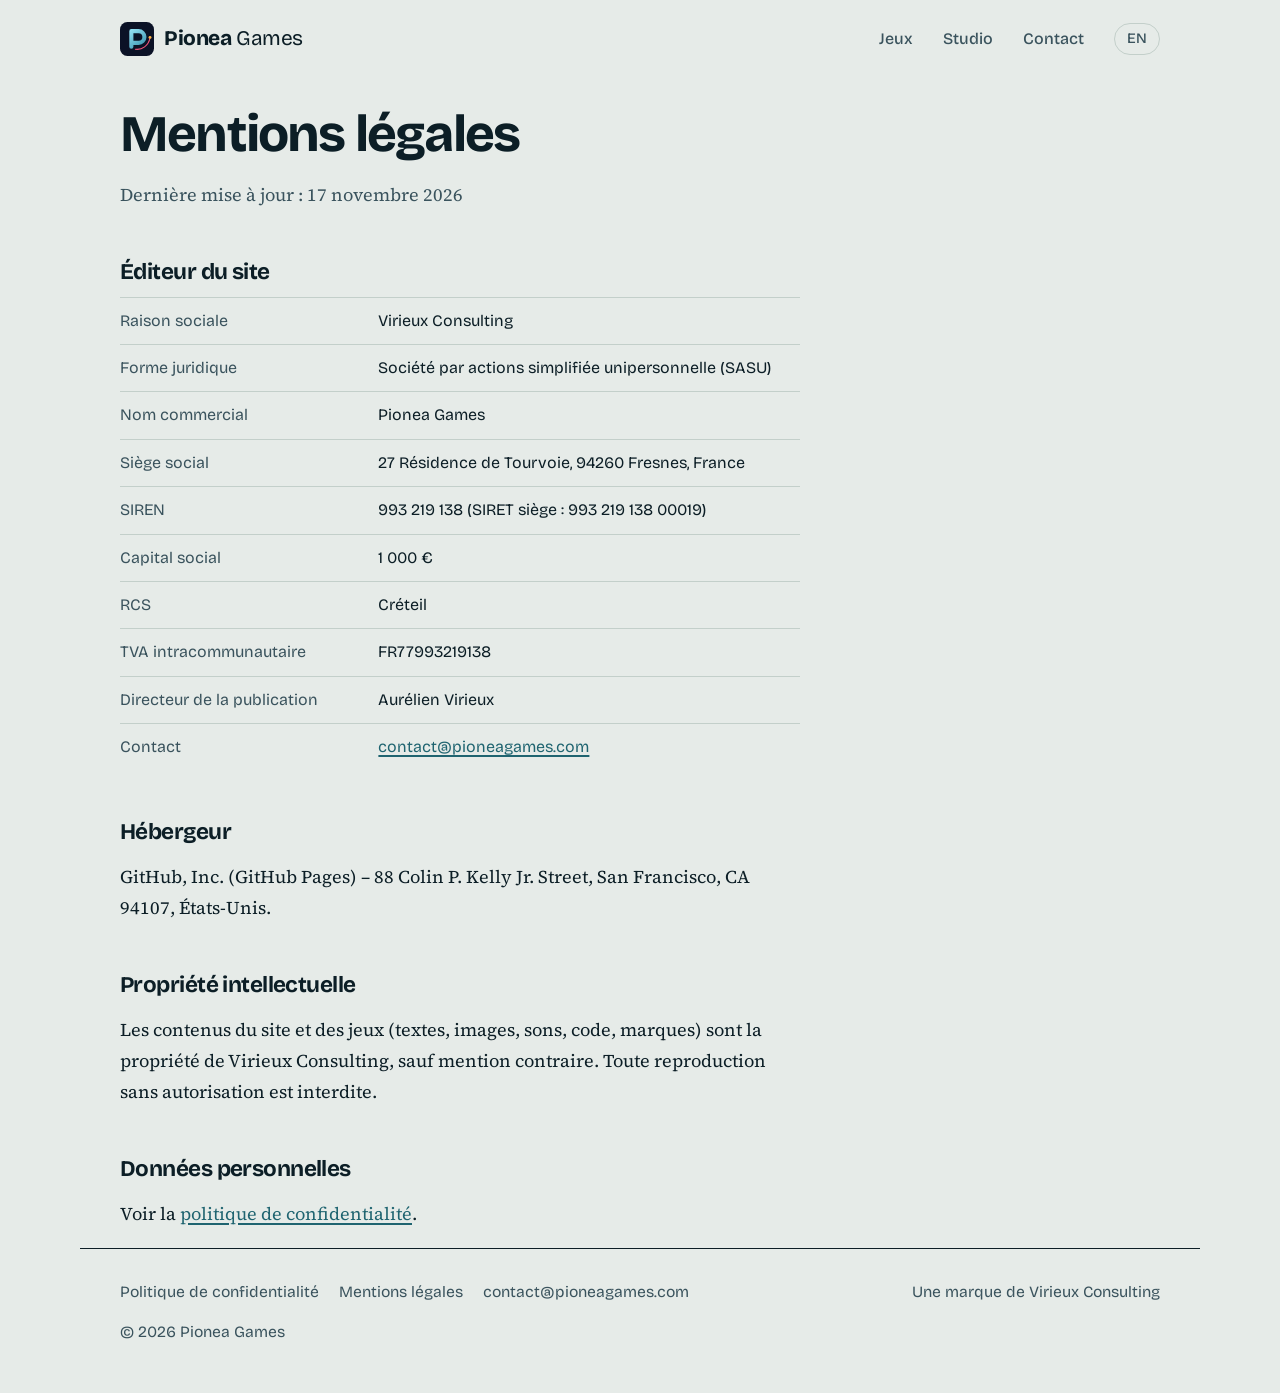
<file: mentions-legales.html>
<!DOCTYPE html>
<html lang="fr">
<head>
<meta charset="utf-8">
<meta name="viewport" content="width=device-width,initial-scale=1">
<title>Mentions légales – Pionea Games</title>
<meta name="description" content="Mentions légales de Pionea Games.">
<meta name="theme-color" content="#E6EBE8">
<link rel="canonical" href="https://pioneagames.com/mentions-legales.html">
<link rel="alternate" hreflang="fr" href="https://pioneagames.com/mentions-legales.html">
<link rel="alternate" hreflang="en" href="https://pioneagames.com/en/legal.html">
<meta property="og:title" content="Mentions légales – Pionea Games">
<meta property="og:description" content="Mentions légales de Pionea Games.">
<meta property="og:type" content="website">
<meta property="og:url" content="https://pioneagames.com/mentions-legales.html">
<link rel="preload" href="/assets/fonts/bricolage.woff2" as="font" type="font/woff2" crossorigin>
<link rel="stylesheet" href="/style.css">
<link rel="icon" href="/favicon.svg" type="image/svg+xml">
</head>
<body>
<a class="skip" href="#main">Aller au contenu</a>
<header class="wrap top">
<a class="brand" href="/" aria-label="Pionea Games"><svg class="mark" viewBox="0 0 512 512" aria-hidden="true"><defs><linearGradient id="pg" gradientUnits="userSpaceOnUse" x1="140" y1="100" x2="400" y2="420"><stop offset="0" stop-color="#9ae7f9"/><stop offset="1" stop-color="#2a86a3"/></linearGradient></defs><rect width="512" height="512" rx="112" fill="#0b1226"/><path d="M171 372V138H280a88 88 0 0 1 0 176H171" fill="none" stroke="url(#pg)" stroke-width="62" stroke-linecap="round" stroke-linejoin="round"/><path d="M232 410C330 424 430 360 452 240" fill="none" stroke="#f2557b" stroke-width="16" stroke-linecap="round"/><circle cx="452" cy="232" r="22" fill="#ffb547"/></svg><span><b>Pionea</b> Games</span></a>
<nav aria-label="Navigation">
<a href="/#jeux">Jeux</a>
<a href="/#studio">Studio</a>
<a href="/contact.html">Contact</a>
<a class="lang" href="/en/legal.html" hreflang="en" lang="en">EN</a>
</nav>
</header>
<main id="main">
<div class="wrap"><div class="prose">
<h1 class="page">Mentions légales</h1>
<p class="muted">Dernière mise à jour : 17 novembre 2026</p>
<h2>Éditeur du site</h2>
<table>
<tr><td>Raison sociale</td><td>Virieux Consulting</td></tr>
<tr><td>Forme juridique</td><td>Société par actions simplifiée unipersonnelle (SASU)</td></tr>
<tr><td>Nom commercial</td><td>Pionea Games</td></tr>
<tr><td>Siège social</td><td>27 Résidence de Tourvoie, 94260 Fresnes, France</td></tr>
<tr><td>SIREN</td><td>993 219 138 (SIRET siège : 993 219 138 00019)</td></tr>
<tr><td>Capital social</td><td>1 000 €</td></tr>
<tr><td>RCS</td><td>Créteil</td></tr>
<tr><td>TVA intracommunautaire</td><td>FR77993219138</td></tr>
<tr><td>Directeur de la publication</td><td>Aurélien Virieux</td></tr>
<tr><td>Contact</td><td><a href="mailto:contact@pioneagames.com">contact@pioneagames.com</a></td></tr>
</table>
<h2>Hébergeur</h2>
<p>GitHub, Inc. (GitHub Pages) – 88 Colin P. Kelly Jr. Street, San Francisco, CA 94107, États-Unis.</p>
<h2>Propriété intellectuelle</h2>
<p>Les contenus du site et des jeux (textes, images, sons, code, marques) sont la propriété de Virieux Consulting, sauf mention contraire. Toute reproduction sans autorisation est interdite.</p>
<h2>Données personnelles</h2>
<p>Voir la <a href="/confidentialite.html">politique de confidentialité</a>.</p></div></div>
</main>
<footer class="wrap">
<div class="cols">
<div><a href="/confidentialite.html">Politique de confidentialité</a><a href="/mentions-legales.html">Mentions légales</a><a href="mailto:contact@pioneagames.com">contact@pioneagames.com</a></div>
<div>Une marque de Virieux Consulting</div>
</div>
<p>© 2026 Pionea Games</p>
</footer>
</body>
</html>
</file>
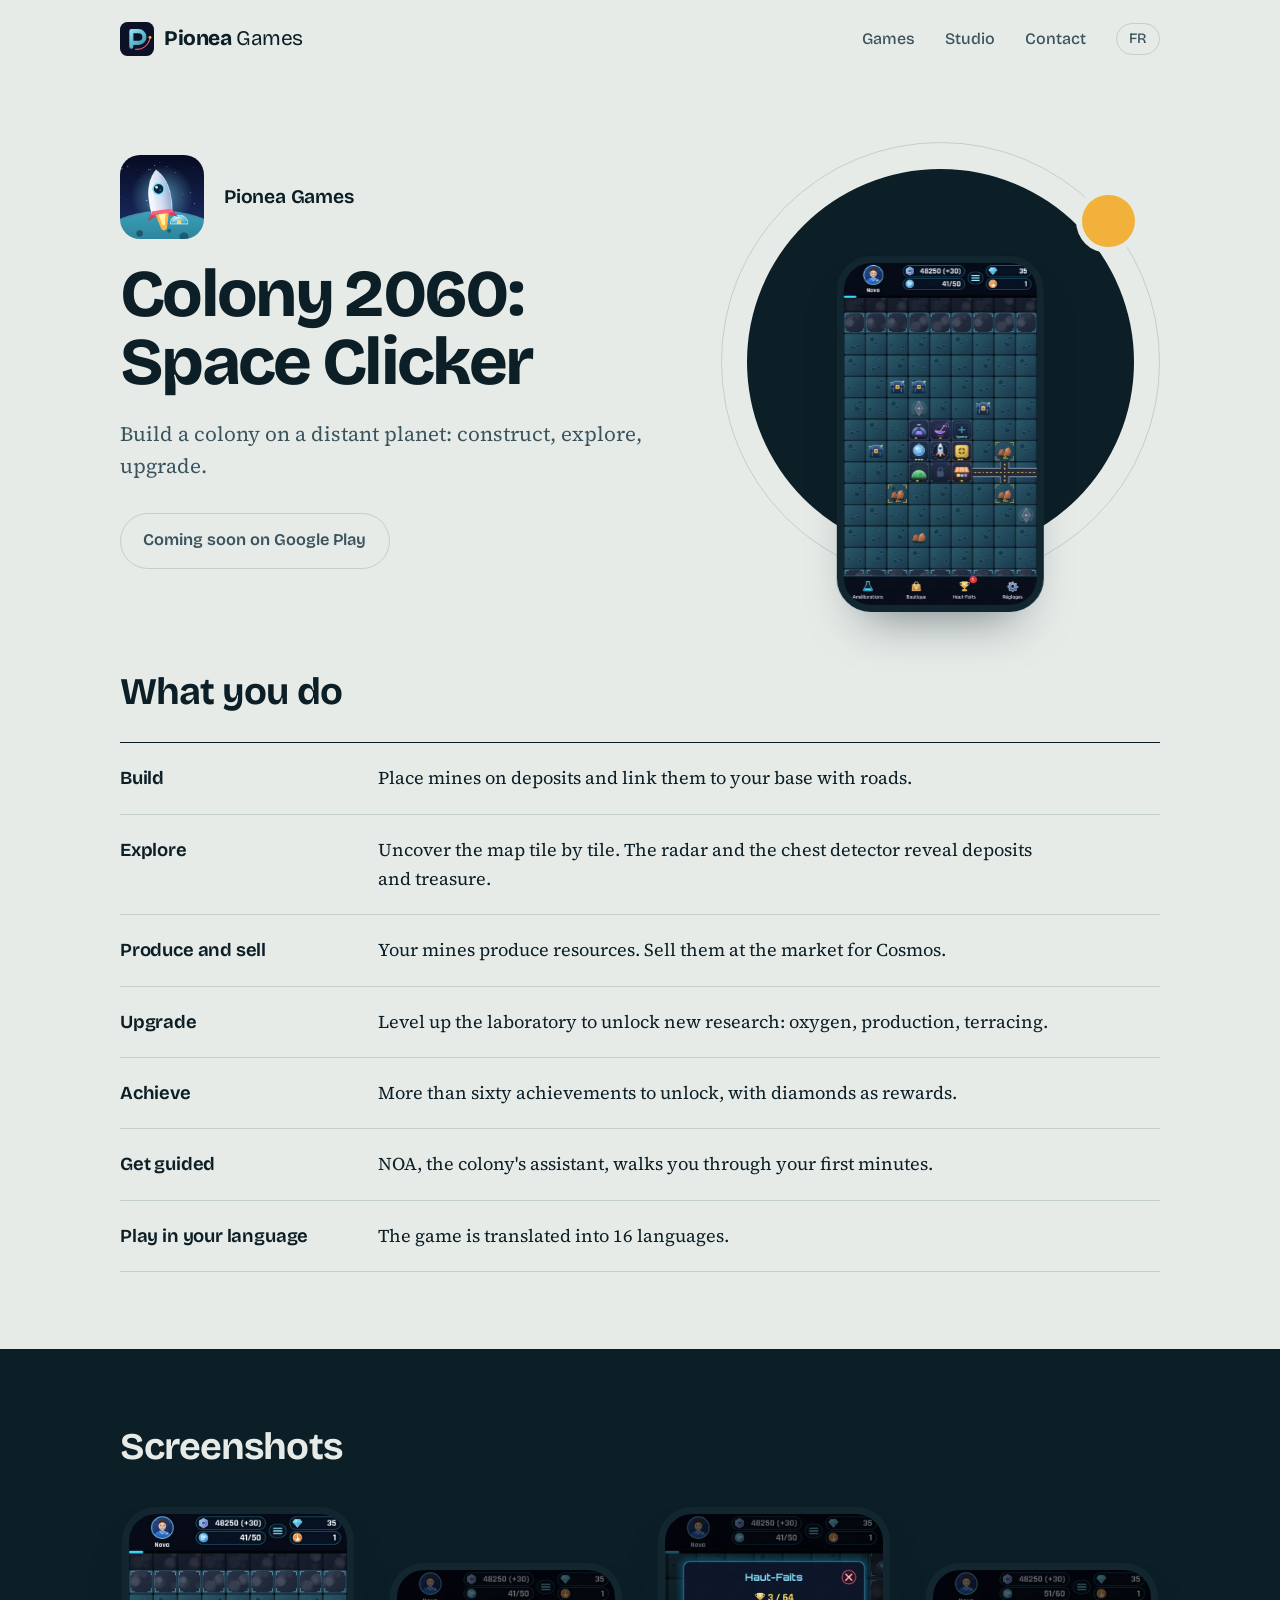
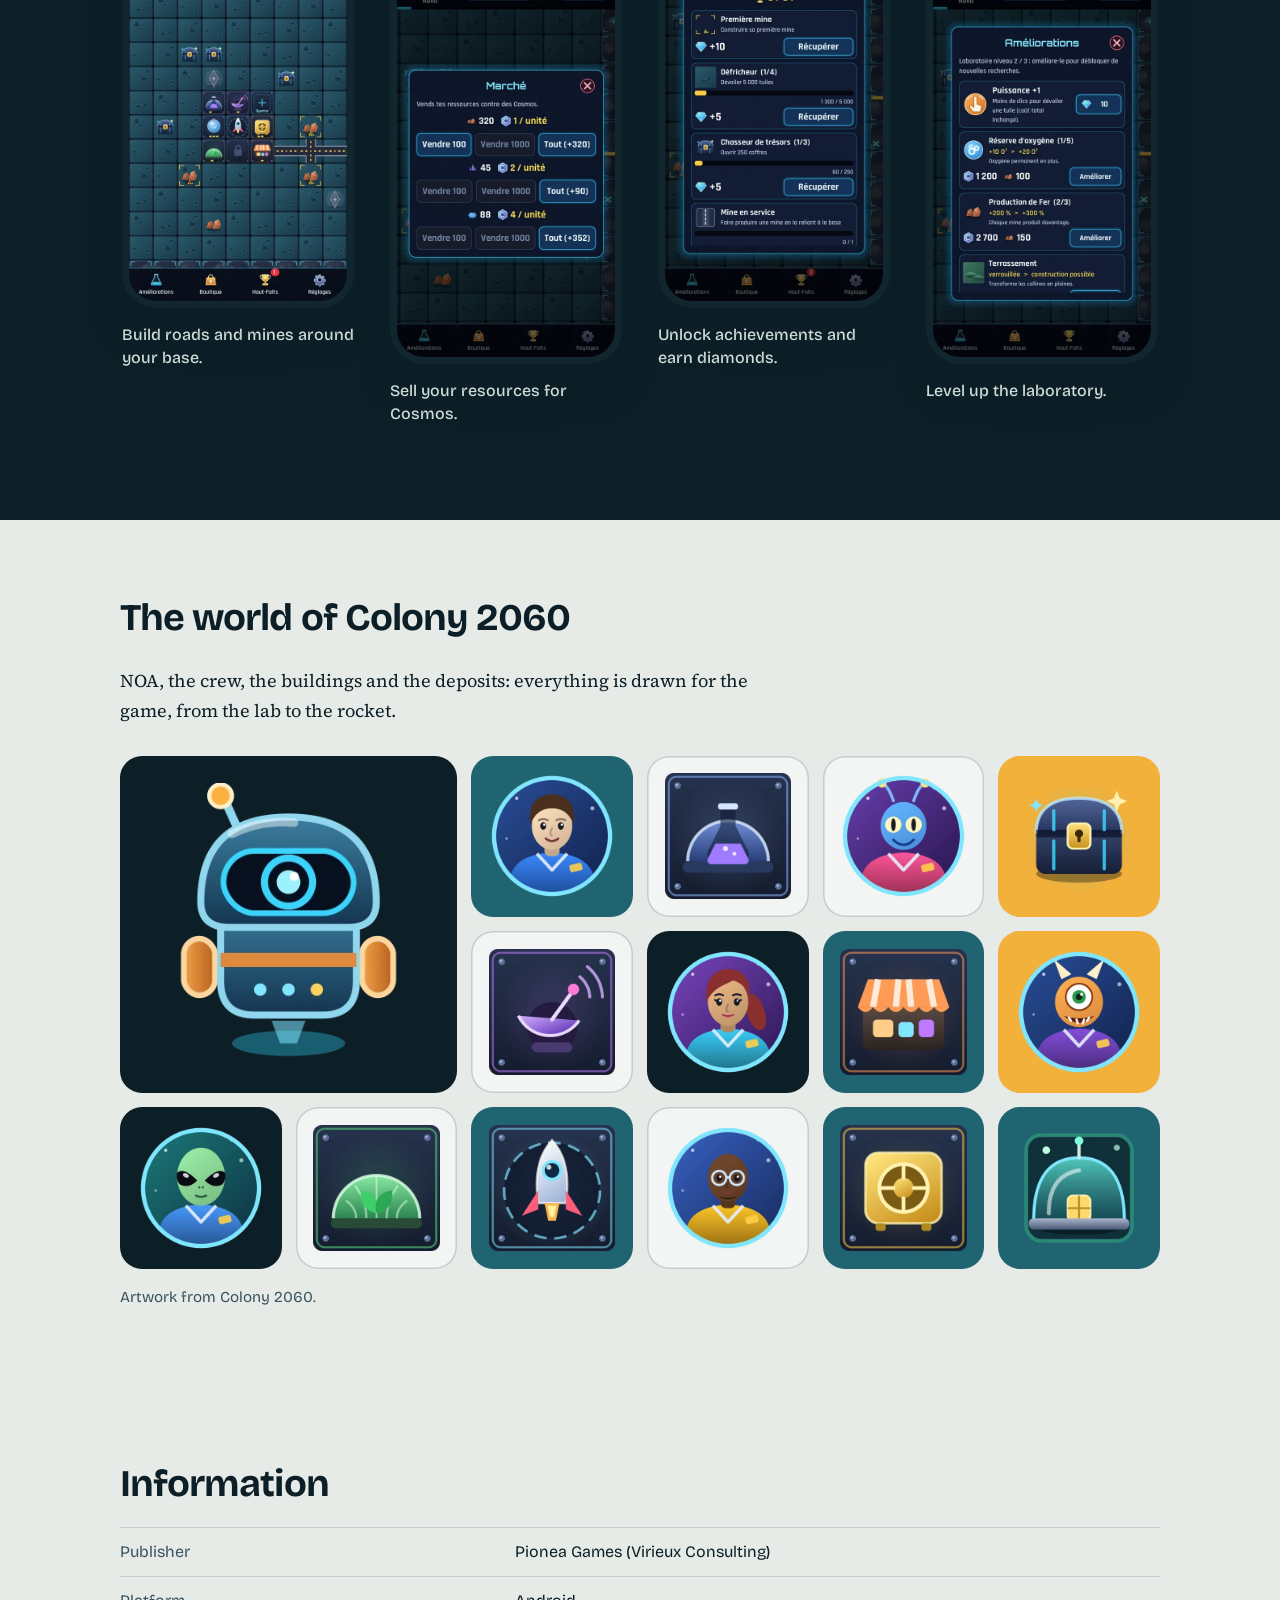
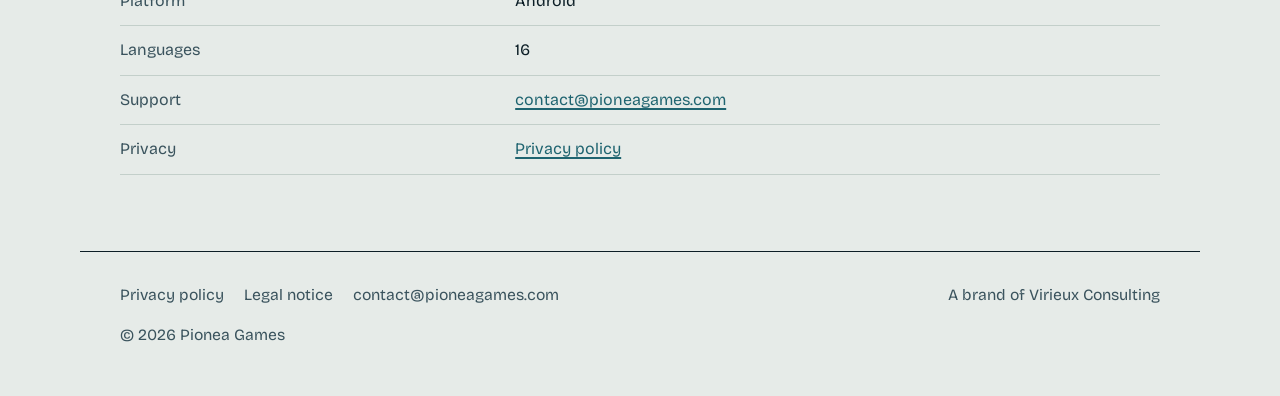
<file: en/colony-2060.html>
<!DOCTYPE html>
<html lang="en">
<head>
<meta charset="utf-8">
<meta name="viewport" content="width=device-width,initial-scale=1">
<title>Colony 2060: Space Clicker – Pionea Games</title>
<meta name="description" content="Colony 2060: Space Clicker, a mobile space colonization game by Pionea Games.">
<meta name="theme-color" content="#E6EBE8">
<link rel="canonical" href="https://pioneagames.com/en/colony-2060.html">
<link rel="alternate" hreflang="en" href="https://pioneagames.com/en/colony-2060.html">
<link rel="alternate" hreflang="fr" href="https://pioneagames.com/colony-2060.html">
<meta property="og:title" content="Colony 2060: Space Clicker – Pionea Games">
<meta property="og:description" content="Colony 2060: Space Clicker, a mobile space colonization game by Pionea Games.">
<meta property="og:type" content="website">
<meta property="og:url" content="https://pioneagames.com/en/colony-2060.html">
<link rel="preload" href="/assets/fonts/bricolage.woff2" as="font" type="font/woff2" crossorigin>
<link rel="stylesheet" href="/style.css">
<link rel="icon" href="/favicon.svg" type="image/svg+xml">
</head>
<body>
<a class="skip" href="#main">Skip to content</a>
<header class="wrap top">
<a class="brand" href="/en/" aria-label="Pionea Games"><svg class="mark" viewBox="0 0 512 512" aria-hidden="true"><defs><linearGradient id="pg" gradientUnits="userSpaceOnUse" x1="140" y1="100" x2="400" y2="420"><stop offset="0" stop-color="#9ae7f9"/><stop offset="1" stop-color="#2a86a3"/></linearGradient></defs><rect width="512" height="512" rx="112" fill="#0b1226"/><path d="M171 372V138H280a88 88 0 0 1 0 176H171" fill="none" stroke="url(#pg)" stroke-width="62" stroke-linecap="round" stroke-linejoin="round"/><path d="M232 410C330 424 430 360 452 240" fill="none" stroke="#f2557b" stroke-width="16" stroke-linecap="round"/><circle cx="452" cy="232" r="22" fill="#ffb547"/></svg><span><b>Pionea</b> Games</span></a>
<nav aria-label="Navigation">
<a href="/en/#jeux">Games</a>
<a href="/en/#studio">Studio</a>
<a href="/en/contact.html">Contact</a>
<a class="lang" href="/colony-2060.html" hreflang="fr" lang="fr">FR</a>
</nav>
</header>
<main id="main">

<div class="wrap">
<div class="hero">
<div>
<div class="gamehead"><img src="/assets/img/colony2060-icon.png" width="84" height="84" alt=""><h3>Pionea Games</h3></div>
<h1 class="big" style="max-width:11ch">Colony 2060: Space Clicker</h1>
<p class="lead">Build a colony on a distant planet: construct, explore, upgrade.</p>
<div class="btns"><span class="btn soon">Coming soon on Google Play</span></div>
</div>
<div class="world">
<span class="planet"></span><span class="orbit"></span><span class="moon"></span>
<figure class="phone "><img src="/assets/img/map.webp" width="540" height="960" alt="Colony 2060: the base, roads and deposits seen from above" decoding="async"></figure>
</div>
</div>

<section style="padding-top:0">
<h2>What you do</h2>
<dl class="defs"><div><dt>Build</dt><dd>Place mines on deposits and link them to your base with roads.</dd></div><div><dt>Explore</dt><dd>Uncover the map tile by tile. The radar and the chest detector reveal deposits and treasure.</dd></div><div><dt>Produce and sell</dt><dd>Your mines produce resources. Sell them at the market for Cosmos.</dd></div><div><dt>Upgrade</dt><dd>Level up the laboratory to unlock new research: oxygen, production, terracing.</dd></div><div><dt>Achieve</dt><dd>More than sixty achievements to unlock, with diamonds as rewards.</dd></div><div><dt>Get guided</dt><dd>NOA, the colony's assistant, walks you through your first minutes.</dd></div><div><dt>Play in your language</dt><dd>The game is translated into 16 languages.</dd></div></dl>
</section>
</div>

<div class="band">
<section class="wrap" style="padding-block:clamp(44px,6vw,84px)">
<h2>Screenshots</h2>
<div class="shots">
<figure class="item"><figure class="phone "><img src="/assets/img/map.webp" width="540" height="960" alt="Colony 2060: the base, roads and deposits seen from above" loading=lazy decoding="async"></figure><figcaption>Build roads and mines around your base.</figcaption></figure><figure class="item"><figure class="phone "><img src="/assets/img/market.webp" width="540" height="960" alt="Colony 2060: the market where you sell resources" loading=lazy decoding="async"></figure><figcaption>Sell your resources for Cosmos.</figcaption></figure><figure class="item"><figure class="phone "><img src="/assets/img/ach.webp" width="540" height="960" alt="Colony 2060: the achievements list" loading=lazy decoding="async"></figure><figcaption>Unlock achievements and earn diamonds.</figcaption></figure><figure class="item"><figure class="phone "><img src="/assets/img/upg.webp" width="540" height="960" alt="Colony 2060: the upgrades laboratory" loading=lazy decoding="async"></figure><figcaption>Level up the laboratory.</figcaption></figure>
</div>
</section>
</div>

<div class="wrap">
<section aria-labelledby="univers">
<div class="head"><h2 id="univers">The world of Colony 2060</h2></div>
<p style="max-width:36em;margin:0">NOA, the crew, the buildings and the deposits: everything is drawn for the game, from the lab to the rocket.</p>
<div class="mosaic">
<div class="tile big"><img src="/assets/art/noa.webp" width="320" height="320" alt="NOA, the colony assistant" loading="lazy" decoding="async"></div>
<div class="tile t2"><img src="/assets/art/avatar_0.webp" width="320" height="320" alt="" loading="lazy" decoding="async"></div><div class="tile t3"><img src="/assets/art/b_lab.webp" width="320" height="320" alt="" loading="lazy" decoding="async"></div><div class="tile t3"><img src="/assets/art/avatar_9.webp" width="320" height="320" alt="" loading="lazy" decoding="async"></div><div class="tile t4"><img src="/assets/art/chest.webp" width="320" height="320" alt="" loading="lazy" decoding="async"></div><div class="tile t3"><img src="/assets/art/b_radar.webp" width="320" height="320" alt="" loading="lazy" decoding="async"></div><div class="tile t1"><img src="/assets/art/avatar_5.webp" width="320" height="320" alt="" loading="lazy" decoding="async"></div><div class="tile t2"><img src="/assets/art/b_market.webp" width="320" height="320" alt="" loading="lazy" decoding="async"></div><div class="tile t4"><img src="/assets/art/avatar_11.webp" width="320" height="320" alt="" loading="lazy" decoding="async"></div><div class="tile t1"><img src="/assets/art/avatar_8.webp" width="320" height="320" alt="" loading="lazy" decoding="async"></div><div class="tile t3"><img src="/assets/art/b_greenhouse.webp" width="320" height="320" alt="" loading="lazy" decoding="async"></div><div class="tile t2"><img src="/assets/art/rocket.webp" width="320" height="320" alt="" loading="lazy" decoding="async"></div><div class="tile t3"><img src="/assets/art/avatar_3.webp" width="320" height="320" alt="" loading="lazy" decoding="async"></div><div class="tile t2"><img src="/assets/art/b_bank.webp" width="320" height="320" alt="" loading="lazy" decoding="async"></div><div class="tile t2"><img src="/assets/art/camp.webp" width="320" height="320" alt="" loading="lazy" decoding="async"></div>
</div>
<p class="credit">Artwork from Colony 2060.</p>
</section>
</div>

<div class="wrap">
<section>
<h2 style="margin-bottom:22px">Information</h2>
<table class="info"><tr><td>Publisher</td><td>Pionea Games (Virieux Consulting)</td></tr><tr><td>Platform</td><td>Android</td></tr><tr><td>Languages</td><td>16</td></tr><tr><td>Support</td><td><a href="mailto:contact@pioneagames.com">contact@pioneagames.com</a></td></tr><tr><td>Privacy</td><td><a href="/en/privacy.html">Privacy policy</a></td></tr></table>
</section>
</div>
</main>
<footer class="wrap">
<div class="cols">
<div><a href="/en/privacy.html">Privacy policy</a><a href="/en/legal.html">Legal notice</a><a href="mailto:contact@pioneagames.com">contact@pioneagames.com</a></div>
<div>A brand of Virieux Consulting</div>
</div>
<p>© 2026 Pionea Games</p>
</footer>
</body>
</html>
</file>
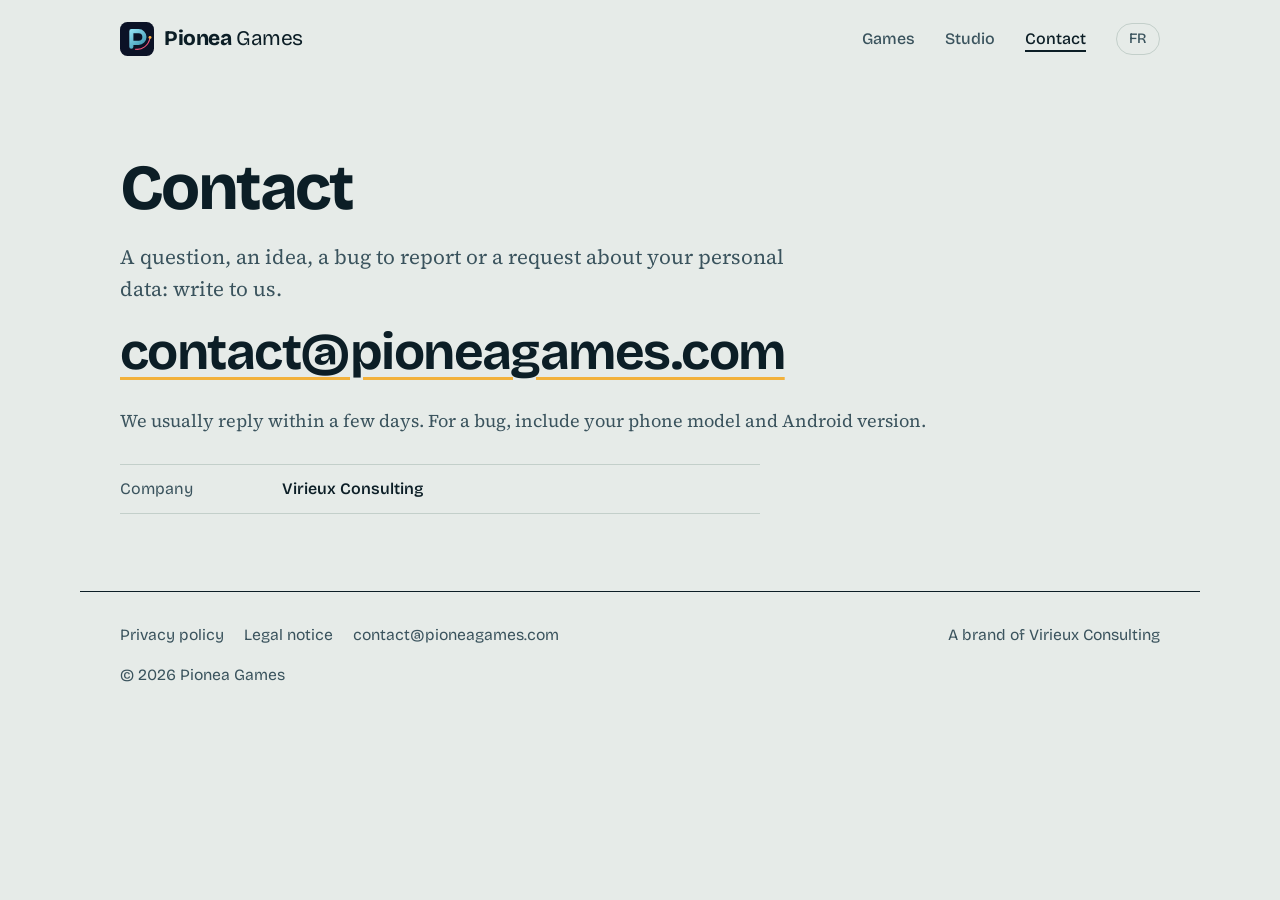
<file: en/contact.html>
<!DOCTYPE html>
<html lang="en">
<head>
<meta charset="utf-8">
<meta name="viewport" content="width=device-width,initial-scale=1">
<title>Contact – Pionea Games</title>
<meta name="description" content="Contact Pionea Games.">
<meta name="theme-color" content="#E6EBE8">
<link rel="canonical" href="https://pioneagames.com/en/contact.html">
<link rel="alternate" hreflang="en" href="https://pioneagames.com/en/contact.html">
<link rel="alternate" hreflang="fr" href="https://pioneagames.com/contact.html">
<meta property="og:title" content="Contact – Pionea Games">
<meta property="og:description" content="Contact Pionea Games.">
<meta property="og:type" content="website">
<meta property="og:url" content="https://pioneagames.com/en/contact.html">
<link rel="preload" href="/assets/fonts/bricolage.woff2" as="font" type="font/woff2" crossorigin>
<link rel="stylesheet" href="/style.css">
<link rel="icon" href="/favicon.svg" type="image/svg+xml">
</head>
<body>
<a class="skip" href="#main">Skip to content</a>
<header class="wrap top">
<a class="brand" href="/en/" aria-label="Pionea Games"><svg class="mark" viewBox="0 0 512 512" aria-hidden="true"><defs><linearGradient id="pg" gradientUnits="userSpaceOnUse" x1="140" y1="100" x2="400" y2="420"><stop offset="0" stop-color="#9ae7f9"/><stop offset="1" stop-color="#2a86a3"/></linearGradient></defs><rect width="512" height="512" rx="112" fill="#0b1226"/><path d="M171 372V138H280a88 88 0 0 1 0 176H171" fill="none" stroke="url(#pg)" stroke-width="62" stroke-linecap="round" stroke-linejoin="round"/><path d="M232 410C330 424 430 360 452 240" fill="none" stroke="#f2557b" stroke-width="16" stroke-linecap="round"/><circle cx="452" cy="232" r="22" fill="#ffb547"/></svg><span><b>Pionea</b> Games</span></a>
<nav aria-label="Navigation">
<a href="/en/#jeux">Games</a>
<a href="/en/#studio">Studio</a>
<a href="/en/contact.html" aria-current=page>Contact</a>
<a class="lang" href="/contact.html" hreflang="fr" lang="fr">FR</a>
</nav>
</header>
<main id="main">

<div class="wrap"><section>
<h1 class="big" style="max-width:none;font-size:clamp(2.2rem,5vw,4rem)">Contact</h1>
<p class="lead">A question, an idea, a bug to report or a request about your personal data: write to us.</p>
<a class="mail" href="mailto:contact@pioneagames.com">contact@pioneagames.com</a>
<p class="muted">We usually reply within a few days. For a bug, include your phone model and Android version.</p>
<dl class="facts" style="max-width:640px">
<div><dt>Company</dt><dd>Virieux Consulting</dd></div>
</dl>
</section></div>
</main>
<footer class="wrap">
<div class="cols">
<div><a href="/en/privacy.html">Privacy policy</a><a href="/en/legal.html">Legal notice</a><a href="mailto:contact@pioneagames.com">contact@pioneagames.com</a></div>
<div>A brand of Virieux Consulting</div>
</div>
<p>© 2026 Pionea Games</p>
</footer>
</body>
</html>
</file>
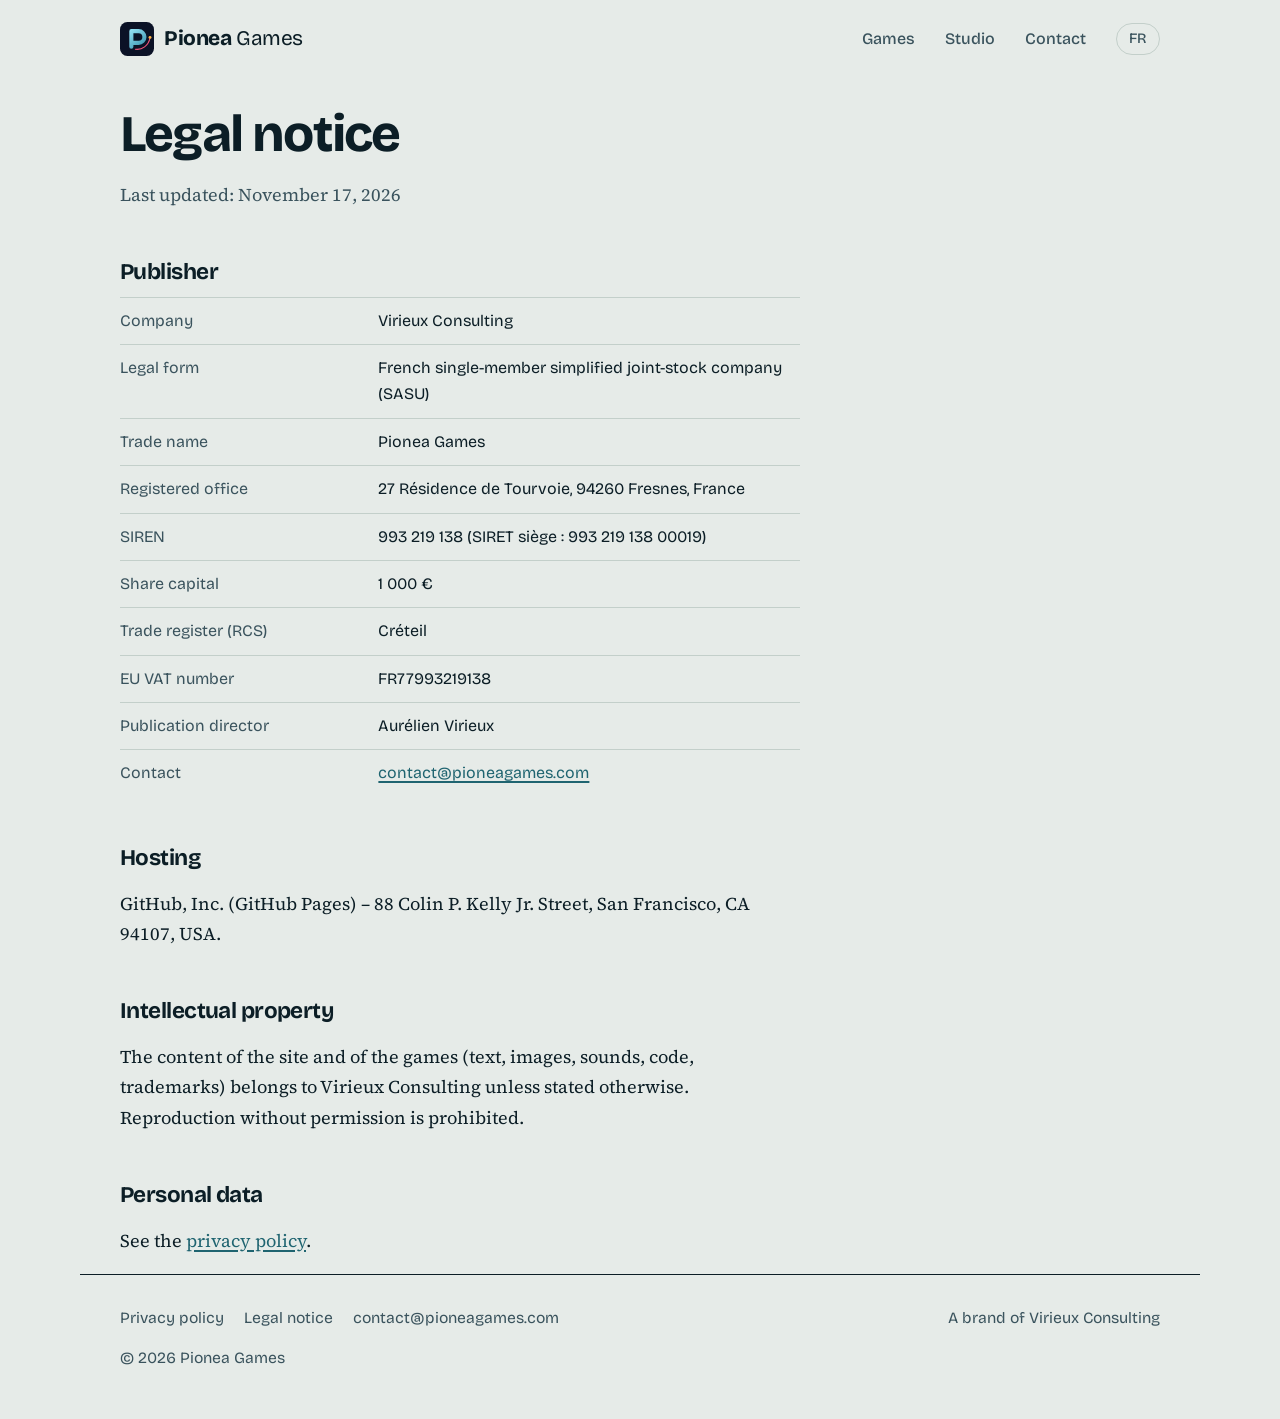
<file: en/legal.html>
<!DOCTYPE html>
<html lang="en">
<head>
<meta charset="utf-8">
<meta name="viewport" content="width=device-width,initial-scale=1">
<title>Legal notice – Pionea Games</title>
<meta name="description" content="Legal notice of Pionea Games.">
<meta name="theme-color" content="#E6EBE8">
<link rel="canonical" href="https://pioneagames.com/en/legal.html">
<link rel="alternate" hreflang="en" href="https://pioneagames.com/en/legal.html">
<link rel="alternate" hreflang="fr" href="https://pioneagames.com/mentions-legales.html">
<meta property="og:title" content="Legal notice – Pionea Games">
<meta property="og:description" content="Legal notice of Pionea Games.">
<meta property="og:type" content="website">
<meta property="og:url" content="https://pioneagames.com/en/legal.html">
<link rel="preload" href="/assets/fonts/bricolage.woff2" as="font" type="font/woff2" crossorigin>
<link rel="stylesheet" href="/style.css">
<link rel="icon" href="/favicon.svg" type="image/svg+xml">
</head>
<body>
<a class="skip" href="#main">Skip to content</a>
<header class="wrap top">
<a class="brand" href="/en/" aria-label="Pionea Games"><svg class="mark" viewBox="0 0 512 512" aria-hidden="true"><defs><linearGradient id="pg" gradientUnits="userSpaceOnUse" x1="140" y1="100" x2="400" y2="420"><stop offset="0" stop-color="#9ae7f9"/><stop offset="1" stop-color="#2a86a3"/></linearGradient></defs><rect width="512" height="512" rx="112" fill="#0b1226"/><path d="M171 372V138H280a88 88 0 0 1 0 176H171" fill="none" stroke="url(#pg)" stroke-width="62" stroke-linecap="round" stroke-linejoin="round"/><path d="M232 410C330 424 430 360 452 240" fill="none" stroke="#f2557b" stroke-width="16" stroke-linecap="round"/><circle cx="452" cy="232" r="22" fill="#ffb547"/></svg><span><b>Pionea</b> Games</span></a>
<nav aria-label="Navigation">
<a href="/en/#jeux">Games</a>
<a href="/en/#studio">Studio</a>
<a href="/en/contact.html">Contact</a>
<a class="lang" href="/mentions-legales.html" hreflang="fr" lang="fr">FR</a>
</nav>
</header>
<main id="main">
<div class="wrap"><div class="prose">
<h1 class="page">Legal notice</h1>
<p class="muted">Last updated: November 17, 2026</p>
<h2>Publisher</h2>
<table>
<tr><td>Company</td><td>Virieux Consulting</td></tr>
<tr><td>Legal form</td><td>French single-member simplified joint-stock company (SASU)</td></tr>
<tr><td>Trade name</td><td>Pionea Games</td></tr>
<tr><td>Registered office</td><td>27 Résidence de Tourvoie, 94260 Fresnes, France</td></tr>
<tr><td>SIREN</td><td>993 219 138 (SIRET siège : 993 219 138 00019)</td></tr>
<tr><td>Share capital</td><td>1 000 €</td></tr>
<tr><td>Trade register (RCS)</td><td>Créteil</td></tr>
<tr><td>EU VAT number</td><td>FR77993219138</td></tr>
<tr><td>Publication director</td><td>Aurélien Virieux</td></tr>
<tr><td>Contact</td><td><a href="mailto:contact@pioneagames.com">contact@pioneagames.com</a></td></tr>
</table>
<h2>Hosting</h2>
<p>GitHub, Inc. (GitHub Pages) – 88 Colin P. Kelly Jr. Street, San Francisco, CA 94107, USA.</p>
<h2>Intellectual property</h2>
<p>The content of the site and of the games (text, images, sounds, code, trademarks) belongs to Virieux Consulting unless stated otherwise. Reproduction without permission is prohibited.</p>
<h2>Personal data</h2>
<p>See the <a href="/en/privacy.html">privacy policy</a>.</p></div></div>
</main>
<footer class="wrap">
<div class="cols">
<div><a href="/en/privacy.html">Privacy policy</a><a href="/en/legal.html">Legal notice</a><a href="mailto:contact@pioneagames.com">contact@pioneagames.com</a></div>
<div>A brand of Virieux Consulting</div>
</div>
<p>© 2026 Pionea Games</p>
</footer>
</body>
</html>
</file>
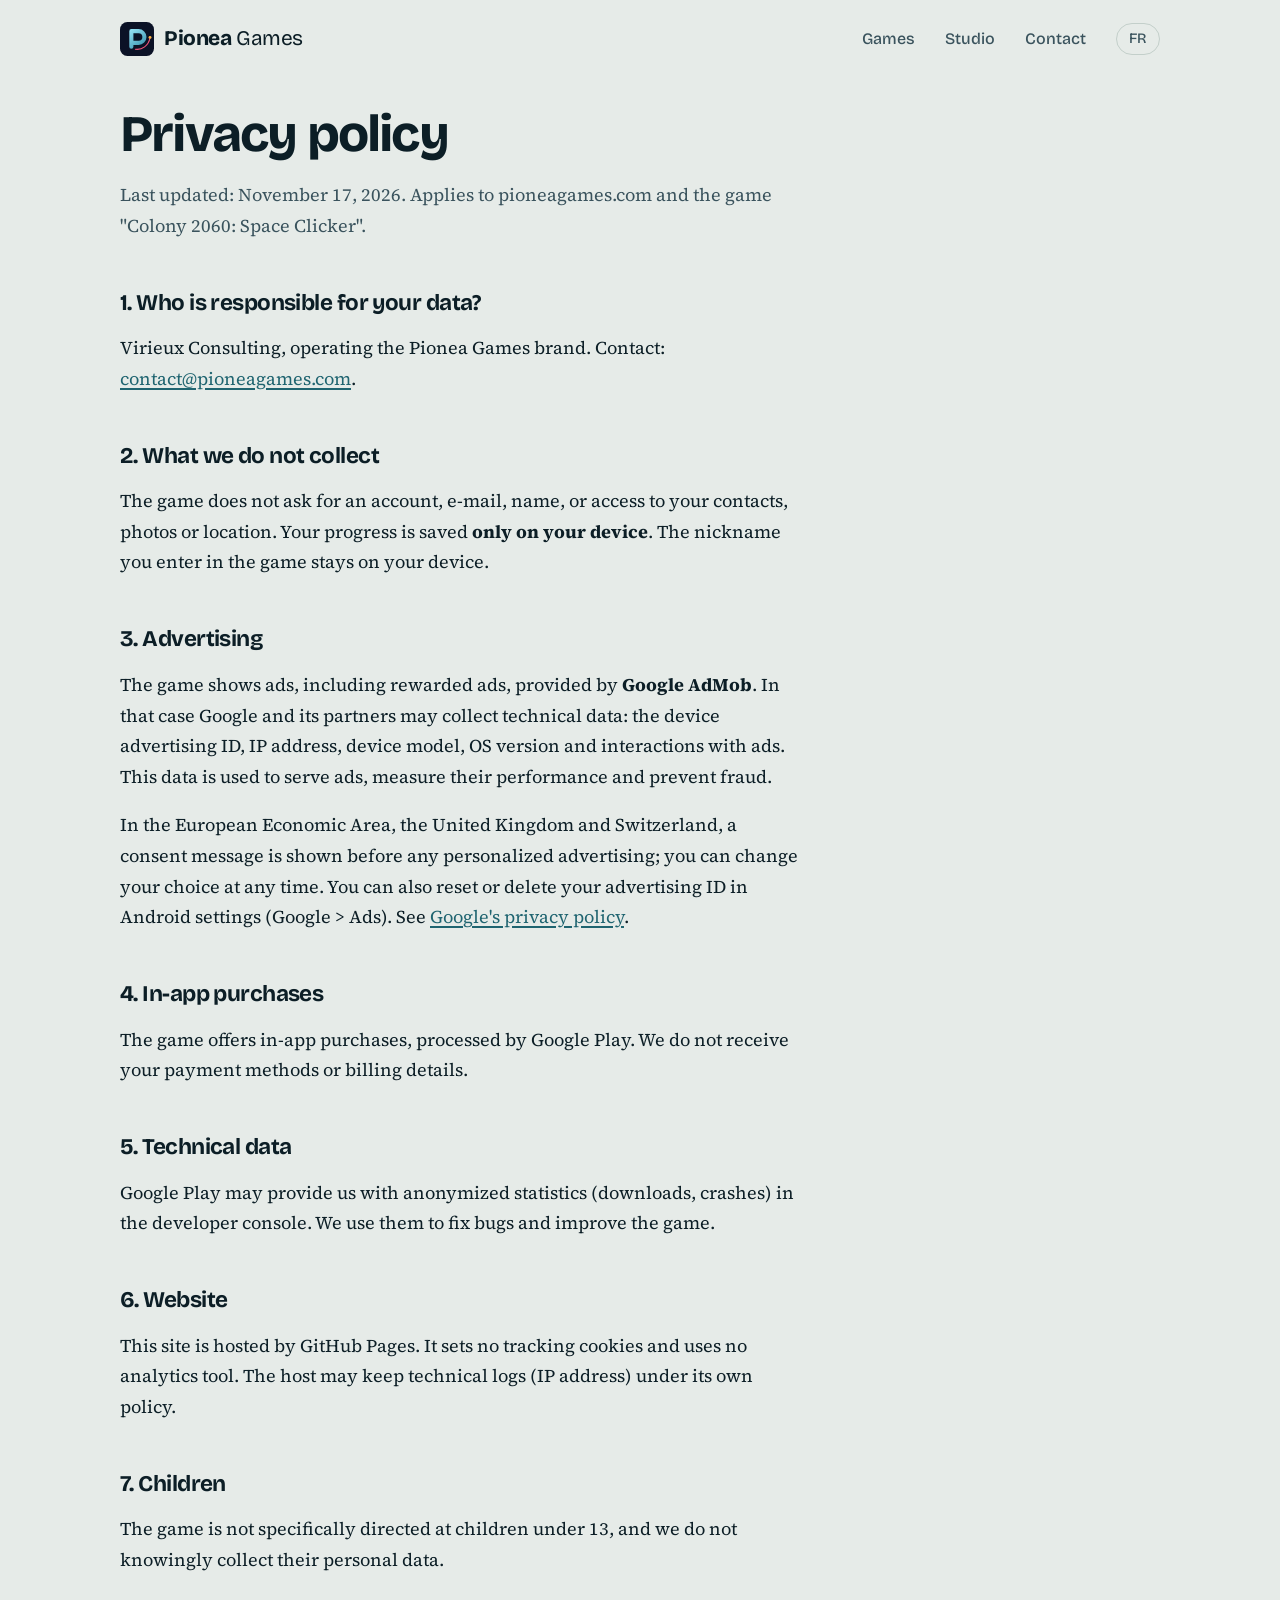
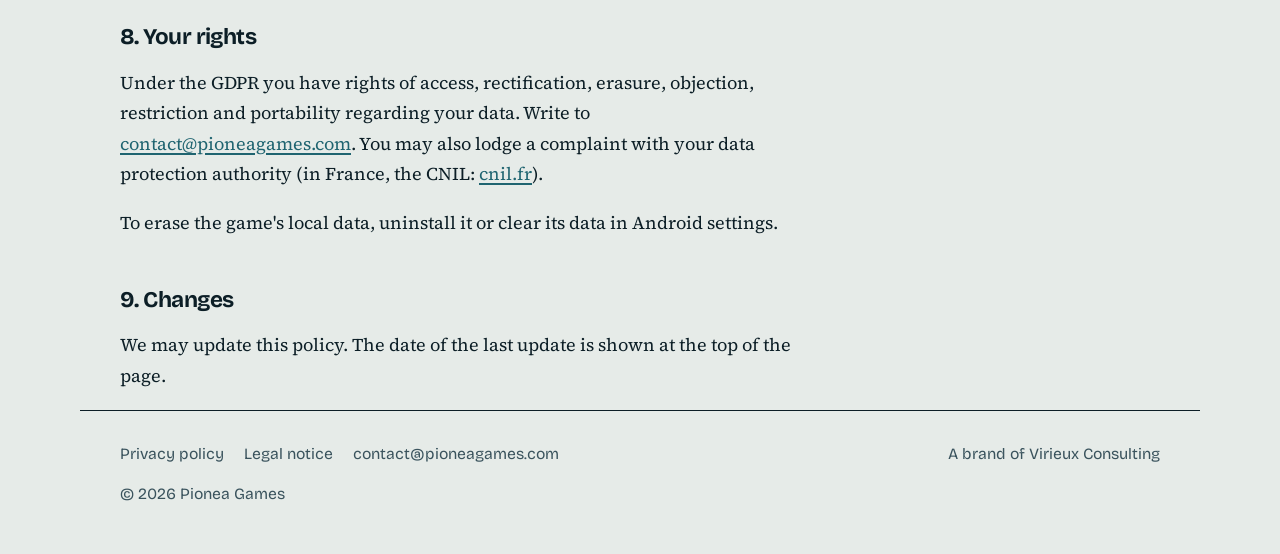
<file: en/privacy.html>
<!DOCTYPE html>
<html lang="en">
<head>
<meta charset="utf-8">
<meta name="viewport" content="width=device-width,initial-scale=1">
<title>Privacy policy – Pionea Games</title>
<meta name="description" content="Privacy policy of Pionea Games and Colony 2060.">
<meta name="theme-color" content="#E6EBE8">
<link rel="canonical" href="https://pioneagames.com/en/privacy.html">
<link rel="alternate" hreflang="en" href="https://pioneagames.com/en/privacy.html">
<link rel="alternate" hreflang="fr" href="https://pioneagames.com/confidentialite.html">
<meta property="og:title" content="Privacy policy – Pionea Games">
<meta property="og:description" content="Privacy policy of Pionea Games and Colony 2060.">
<meta property="og:type" content="website">
<meta property="og:url" content="https://pioneagames.com/en/privacy.html">
<link rel="preload" href="/assets/fonts/bricolage.woff2" as="font" type="font/woff2" crossorigin>
<link rel="stylesheet" href="/style.css">
<link rel="icon" href="/favicon.svg" type="image/svg+xml">
</head>
<body>
<a class="skip" href="#main">Skip to content</a>
<header class="wrap top">
<a class="brand" href="/en/" aria-label="Pionea Games"><svg class="mark" viewBox="0 0 512 512" aria-hidden="true"><defs><linearGradient id="pg" gradientUnits="userSpaceOnUse" x1="140" y1="100" x2="400" y2="420"><stop offset="0" stop-color="#9ae7f9"/><stop offset="1" stop-color="#2a86a3"/></linearGradient></defs><rect width="512" height="512" rx="112" fill="#0b1226"/><path d="M171 372V138H280a88 88 0 0 1 0 176H171" fill="none" stroke="url(#pg)" stroke-width="62" stroke-linecap="round" stroke-linejoin="round"/><path d="M232 410C330 424 430 360 452 240" fill="none" stroke="#f2557b" stroke-width="16" stroke-linecap="round"/><circle cx="452" cy="232" r="22" fill="#ffb547"/></svg><span><b>Pionea</b> Games</span></a>
<nav aria-label="Navigation">
<a href="/en/#jeux">Games</a>
<a href="/en/#studio">Studio</a>
<a href="/en/contact.html">Contact</a>
<a class="lang" href="/confidentialite.html" hreflang="fr" lang="fr">FR</a>
</nav>
</header>
<main id="main">
<div class="wrap"><div class="prose">
<h1 class="page">Privacy policy</h1>
<p class="muted">Last updated: November 17, 2026. Applies to pioneagames.com and the game "Colony 2060: Space Clicker".</p>

<h2>1. Who is responsible for your data?</h2>
<p>Virieux Consulting, operating the Pionea Games brand. Contact: <a href="mailto:contact@pioneagames.com">contact@pioneagames.com</a>.</p>

<h2>2. What we do not collect</h2>
<p>The game does not ask for an account, e-mail, name, or access to your contacts, photos or location. Your progress is saved <strong>only on your device</strong>. The nickname you enter in the game stays on your device.</p>

<h2>3. Advertising</h2>
<p>The game shows ads, including rewarded ads, provided by <strong>Google AdMob</strong>. In that case Google and its partners may collect technical data: the device advertising ID, IP address, device model, OS version and interactions with ads. This data is used to serve ads, measure their performance and prevent fraud.</p>
<p>In the European Economic Area, the United Kingdom and Switzerland, a consent message is shown before any personalized advertising; you can change your choice at any time. You can also reset or delete your advertising ID in Android settings (Google &gt; Ads). See <a href="https://policies.google.com/privacy">Google's privacy policy</a>.</p>

<h2>4. In-app purchases</h2>
<p>The game offers in-app purchases, processed by Google Play. We do not receive your payment methods or billing details.</p>

<h2>5. Technical data</h2>
<p>Google Play may provide us with anonymized statistics (downloads, crashes) in the developer console. We use them to fix bugs and improve the game.</p>

<h2>6. Website</h2>
<p>This site is hosted by GitHub Pages. It sets no tracking cookies and uses no analytics tool. The host may keep technical logs (IP address) under its own policy.</p>

<h2>7. Children</h2>
<p>The game is not specifically directed at children under 13, and we do not knowingly collect their personal data.</p>

<h2>8. Your rights</h2>
<p>Under the GDPR you have rights of access, rectification, erasure, objection, restriction and portability regarding your data. Write to <a href="mailto:contact@pioneagames.com">contact@pioneagames.com</a>. You may also lodge a complaint with your data protection authority (in France, the CNIL: <a href="https://www.cnil.fr">cnil.fr</a>).</p>
<p>To erase the game's local data, uninstall it or clear its data in Android settings.</p>

<h2>9. Changes</h2>
<p>We may update this policy. The date of the last update is shown at the top of the page.</p></div></div>
</main>
<footer class="wrap">
<div class="cols">
<div><a href="/en/privacy.html">Privacy policy</a><a href="/en/legal.html">Legal notice</a><a href="mailto:contact@pioneagames.com">contact@pioneagames.com</a></div>
<div>A brand of Virieux Consulting</div>
</div>
<p>© 2026 Pionea Games</p>
</footer>
</body>
</html>
</file>
<file: style.css>
@font-face{font-family:"Bricolage";src:url(/assets/fonts/bricolage.woff2) format("woff2");font-weight:200 800;font-display:swap}
@font-face{font-family:"Source Serif";src:url(/assets/fonts/sourceserif.woff2) format("woff2");font-weight:200 900;font-display:swap}
:root{
  --regolith:#E6EBE8; --paper:#F2F5F3; --basalt:#0C1E26; --lagoon:#1F6470;
  --beacon:#F2B13B; --mist:#C3CFCA; --soft:#3A535D;
  --sans:"Bricolage",system-ui,-apple-system,"Segoe UI",Roboto,sans-serif;
  --serif:"Source Serif",Georgia,"Times New Roman",serif;
  --gut:clamp(20px,4vw,40px);
}
*{box-sizing:border-box}
html{scroll-behavior:smooth}
@media (prefers-reduced-motion:reduce){html{scroll-behavior:auto}*{animation:none!important;transition:none!important}}
body{margin:0;background:var(--regolith);color:var(--basalt);font:400 1.125rem/1.65 var(--serif);-webkit-font-smoothing:antialiased}
img{max-width:100%;height:auto;display:block}
a{color:var(--lagoon);text-underline-offset:.18em;text-decoration-thickness:1.5px}
a:hover{color:var(--basalt)}
:focus-visible{outline:3px solid var(--lagoon);outline-offset:3px;border-radius:4px}
.skip{position:absolute;left:-999px;top:8px;background:var(--basalt);color:var(--regolith);padding:8px 14px;border-radius:8px;z-index:9}
.skip:focus{left:8px}
.wrap{max-width:1120px;margin:0 auto;padding-inline:var(--gut)}

/* en-tête */
.top{display:flex;align-items:center;justify-content:space-between;gap:16px;padding-block:22px;font-family:var(--sans)}
.brand{white-space:nowrap;display:flex;align-items:center;gap:10px;text-decoration:none;color:var(--basalt);font-size:1.3rem;letter-spacing:-.02em;font-weight:760}
.brand b{font-weight:760}.brand span{font-weight:400}
.brand .mark{width:34px;height:34px}
.top nav{display:flex;align-items:center;gap:clamp(14px,3vw,30px);font-size:1rem;font-weight:500}
.top nav a{color:var(--soft);text-decoration:none}
.top nav a:hover,.top nav a[aria-current]{color:var(--basalt)}
.top nav a[aria-current]{text-decoration:underline;text-decoration-thickness:2px;text-underline-offset:.4em}
.top nav .lang{border:1.5px solid var(--mist);border-radius:999px;padding:3px 12px;font-size:.9rem}

/* titres */
h1,h2,h3{font-family:var(--sans);color:var(--basalt);margin:0}
h1.big{font-size:clamp(2.4rem,5.2vw,4.4rem);line-height:1.02;letter-spacing:-.04em;font-weight:760;max-width:15ch;text-wrap:balance}
h2{font-size:clamp(1.65rem,3vw,2.35rem);line-height:1.1;letter-spacing:-.025em;font-weight:700}
h3{font-size:1.2rem;letter-spacing:-.01em;font-weight:650}
.lead{font-size:clamp(1.15rem,1.6vw,1.35rem);line-height:1.55;max-width:34em;color:var(--soft);margin:22px 0 0}

/* boutons */
.btns{display:flex;flex-wrap:wrap;gap:12px;margin-top:30px;font-family:var(--sans)}
.btn{display:inline-flex;align-items:center;padding:.85rem 1.4rem;border-radius:999px;font-weight:620;font-size:1.02rem;text-decoration:none;background:var(--basalt);color:var(--regolith);border:1.5px solid var(--basalt)}
.btn:hover{background:var(--lagoon);border-color:var(--lagoon);color:#fff}
.btn.soon{background:transparent;color:var(--soft);border-color:var(--mist);pointer-events:none}

/* héros */
.hero{display:grid;gap:clamp(28px,5vw,72px);align-items:center;padding-block:clamp(20px,5vw,64px) clamp(48px,7vw,96px)}
@media (min-width:900px){.hero{grid-template-columns:1.1fr .9fr}}
.world{position:relative;aspect-ratio:1/1;width:100%;max-width:540px;margin-inline:auto}
.world .planet{position:absolute;inset:6%;border-radius:50%;background:var(--basalt)}
.world .orbit{position:absolute;inset:0;border-radius:50%;border:1.5px solid var(--mist)}
.world .moon{position:absolute;left:82.3%;top:11.9%;width:12%;aspect-ratio:1;border-radius:50%;background:var(--beacon);box-shadow:0 0 0 6px var(--regolith)}
.world .phone{position:absolute;left:50%;bottom:-7%;width:47%;transform:translateX(-50%);animation:rise .9s cubic-bezier(.2,.7,.2,1) both}
@keyframes rise{from{opacity:0;transform:translate(-50%,34px)}to{opacity:1;transform:translate(-50%,0)}}

/* téléphone */
.phone{margin:0;border:7px solid #11262e;border-radius:34px;background:#11262e;overflow:hidden;box-shadow:0 28px 50px -26px rgba(12,30,38,.55)}
.phone img{width:100%;border-radius:26px}

/* sections */
section{padding-block:clamp(44px,6vw,84px)}
.head{display:flex;flex-wrap:wrap;align-items:baseline;justify-content:space-between;gap:8px 24px;margin-bottom:28px}
.rows{border-top:1.5px solid var(--basalt)}
.row{display:grid;grid-template-columns:96px 1fr auto;gap:20px 28px;align-items:center;padding-block:26px;border-bottom:1.5px solid var(--mist)}
.row .ico{width:96px;height:96px;border-radius:22px}
.row p{margin:6px 0 0;color:var(--soft);max-width:36em}
.row .go{font-family:var(--sans);font-weight:600}
.row.next .disc{width:96px;height:96px;border-radius:50%;border:2px dashed var(--mist)}
.row.next h3,.row.next p{color:var(--soft)}
@media (max-width:640px){.row{grid-template-columns:72px 1fr}.row .ico,.row.next .disc{width:72px;height:72px;border-radius:18px}.row .go{grid-column:2}}

/* bande sombre : captures */
.band{background:var(--basalt);color:#CFDCD8}
.band h2{color:var(--regolith)}
.band a{color:var(--beacon)}.band :focus-visible{outline-color:var(--beacon)}
.shots{display:flex;gap:clamp(16px,3vw,36px);overflow-x:auto;scroll-snap-type:x mandatory;padding:6px 2px 18px;margin-top:34px;-webkit-overflow-scrolling:touch}
.shots figure.item{flex:0 0 min(62vw,250px);scroll-snap-align:start;margin:0}
.shots figcaption{font-family:var(--sans);font-size:1rem;line-height:1.4;margin-top:16px;color:#CFDCD8;font-weight:500}
@media (min-width:980px){.shots{overflow:visible;justify-content:space-between}.shots figure.item{flex:1 1 0;max-width:260px}.shots figure.item:nth-child(even){margin-top:56px}}

/* mosaïque d'art */
.mosaic{display:grid;grid-template-columns:repeat(4,1fr);gap:clamp(8px,1.4vw,14px);margin-top:30px}
.mosaic .tile{aspect-ratio:1;border-radius:clamp(14px,2vw,22px);display:grid;place-items:center;overflow:hidden;background:var(--basalt)}
.mosaic .tile img{width:78%;height:78%;object-fit:contain}
.mosaic .big{grid-column:span 2;grid-row:span 2}
.mosaic .big img{width:84%;height:84%}
.mosaic .t2{background:var(--lagoon)}
.mosaic .t3{background:var(--paper);box-shadow:inset 0 0 0 1.5px var(--mist)}
.mosaic .t4{background:var(--beacon)}
.mosaic .tile:nth-child(n+14){display:none}
@media (min-width:760px){
  .mosaic{grid-template-columns:repeat(6,1fr)}
  .mosaic .tile:nth-child(n+14){display:grid}
}
.credit{font-family:var(--sans);font-size:.95rem;color:var(--soft);margin:16px 0 0}

/* studio */
.studio{display:grid;gap:28px 64px}
@media (min-width:900px){.studio{grid-template-columns:.8fr 1.2fr}}
.studio p{margin:0 0 1.1em;max-width:36em}
.facts{margin:28px 0 0;font-family:var(--sans);font-size:1rem}
.facts div{display:grid;grid-template-columns:150px 1fr;gap:12px;padding-block:11px;border-top:1.5px solid var(--mist)}
.facts div:last-child{border-bottom:1.5px solid var(--mist)}
.facts dt{color:var(--soft)}.facts dd{margin:0;font-weight:560}

/* fiche jeu */
.gamehead{display:flex;align-items:center;gap:20px;margin-bottom:22px}
.gamehead img{width:84px;height:84px;border-radius:20px}
.defs{border-top:1.5px solid var(--basalt);margin:30px 0 0}
.defs div{display:grid;gap:4px 28px;padding-block:20px;border-bottom:1.5px solid var(--mist)}
@media (min-width:760px){.defs div{grid-template-columns:230px 1fr}}
.defs dt{font-family:var(--sans);font-weight:650;font-size:1.15rem;letter-spacing:-.01em}
.defs dd{margin:0;max-width:38em}
.info{width:100%;border-collapse:collapse;font-family:var(--sans);font-size:1rem}
.info td{padding:11px 0;border-top:1.5px solid var(--mist);vertical-align:top}
.info tr:last-child td{border-bottom:1.5px solid var(--mist)}
.info td:first-child{color:var(--soft);width:38%;padding-right:16px}

/* contact */
.mail{display:inline-block;font:700 clamp(1.5rem,5vw,3.2rem)/1.1 var(--sans);letter-spacing:-.03em;color:var(--basalt);text-decoration-thickness:3px;text-decoration-color:var(--beacon);text-underline-offset:.15em;margin:18px 0 8px;overflow-wrap:anywhere}
.mail:hover{color:var(--lagoon)}

/* pages de texte (confidentialité, mentions) */
.prose{max-width:68ch}
.prose h1.page{font:760 clamp(2rem,4.4vw,3.2rem)/1.05 var(--sans);letter-spacing:-.035em;margin:30px 0 10px}
.prose h2{margin-top:2.2em;font-size:1.4rem}
.prose p,.prose li{line-height:1.7}
.prose .muted,.muted{color:var(--soft)}
.prose table{width:100%;border-collapse:collapse;font-family:var(--sans);font-size:1rem;margin-top:12px}
.prose td{padding:10px 0;border-top:1.5px solid var(--mist);vertical-align:top}
.prose td:first-child{color:var(--soft);width:38%;padding-right:16px}

/* film d'ouverture */
.hero1{padding-block:clamp(20px,5vw,64px) clamp(28px,4vw,48px)}
.film{position:relative;margin:0 0 clamp(40px,6vw,80px);border-radius:clamp(14px,2.2vw,26px);overflow:hidden;background:var(--basalt);aspect-ratio:16/9;box-shadow:0 30px 60px -34px rgba(12,30,38,.6)}
.film video{display:block;width:100%;height:100%;object-fit:cover}
.film-btn{position:absolute;right:14px;bottom:14px;font:600 .9rem var(--sans);color:#fff;background:rgba(12,30,38,.72);border:1.5px solid rgba(255,255,255,.35);border-radius:999px;padding:.5rem 1rem;cursor:pointer}
.film-btn:hover{background:rgba(12,30,38,.92)}

/* frise du studio */
.timeline{list-style:none;margin:18px 0 0;padding:0;grid-column:1/-1;font-family:var(--sans);display:grid;gap:30px;border-left:2px solid var(--basalt);padding-left:26px}
.timeline li{position:relative}
.timeline li::before{content:"";position:absolute;left:-35px;top:.3em;width:16px;height:16px;border-radius:50%;background:var(--basalt);box-shadow:0 0 0 5px var(--regolith)}
.timeline li.soon::before{background:var(--beacon)}
.timeline time{display:block;font-weight:700;font-size:1.05rem;color:var(--lagoon)}
.timeline h3{margin:.35em 0 .2em;font-size:1.35rem;letter-spacing:-.02em}
.timeline p{margin:0;color:var(--soft);max-width:26em;font-family:var(--serif)}
@media (min-width:760px){
  .timeline{grid-template-columns:repeat(2,1fr);gap:48px;border-left:0;padding-left:0;border-top:2px solid var(--basalt);padding-top:34px;margin-top:30px}
  .timeline li::before{left:0;top:-43px}
}

/* pied */
footer{border-top:1.5px solid var(--basalt);margin-top:clamp(40px,6vw,80px);padding-block:30px 48px;font-family:var(--sans);font-size:.98rem;color:var(--soft)}
footer .cols{display:flex;flex-wrap:wrap;justify-content:space-between;gap:18px 40px}
footer a{color:var(--soft);margin-right:20px;text-decoration:none}
footer a:hover{color:var(--basalt);text-decoration:underline}
footer p{margin:14px 0 0}
</file>
